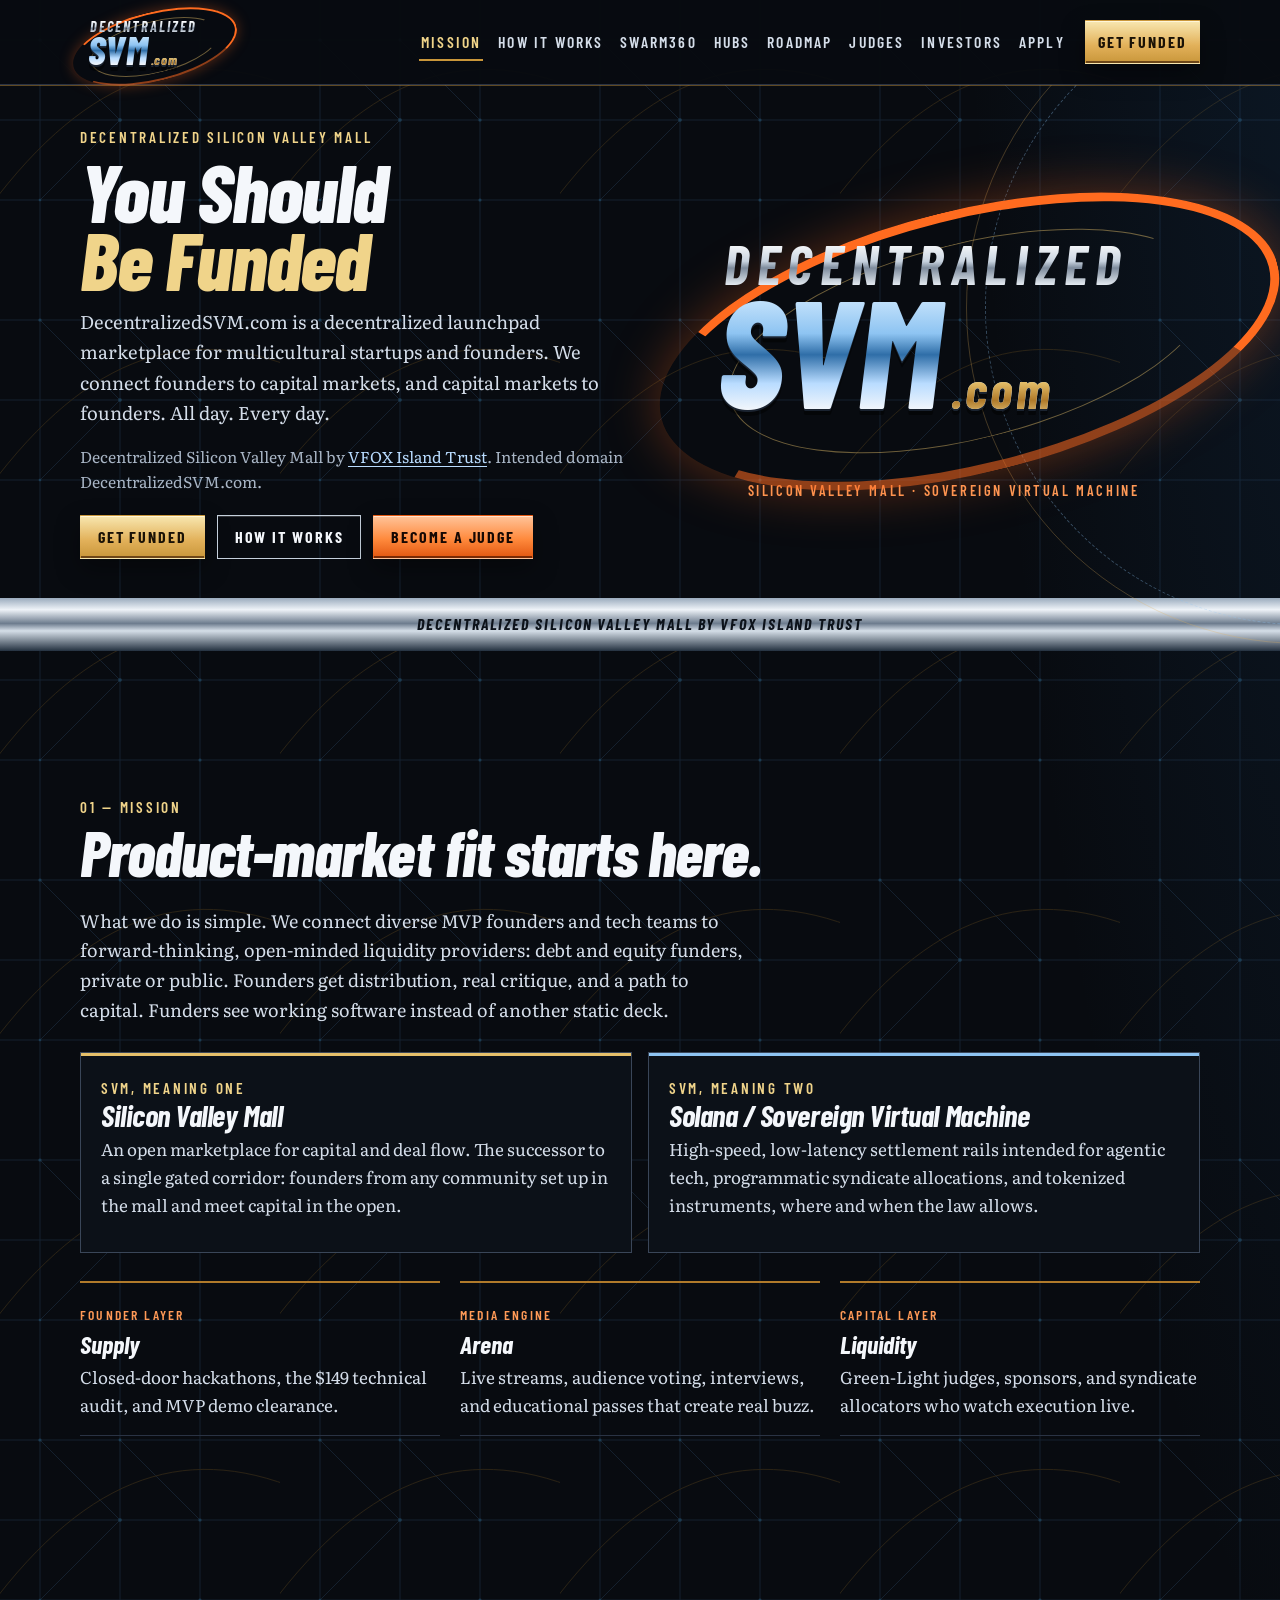
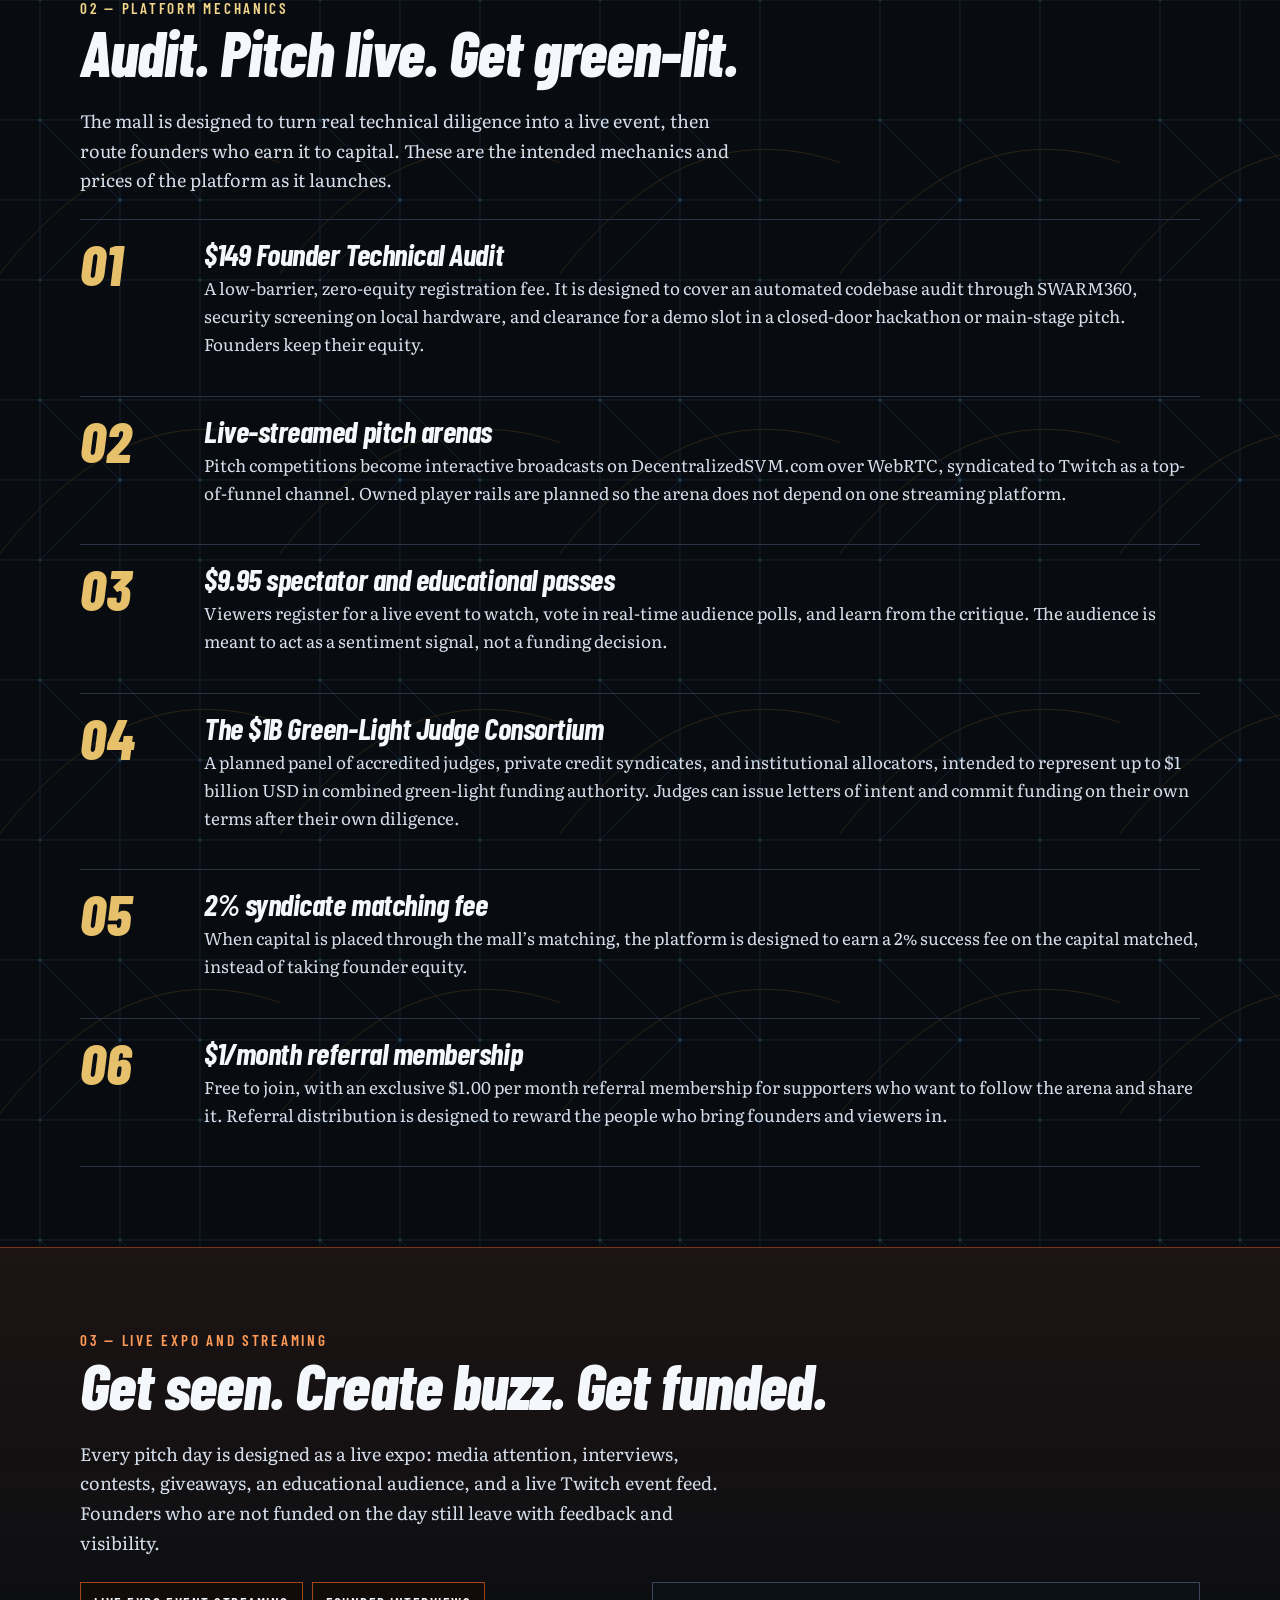
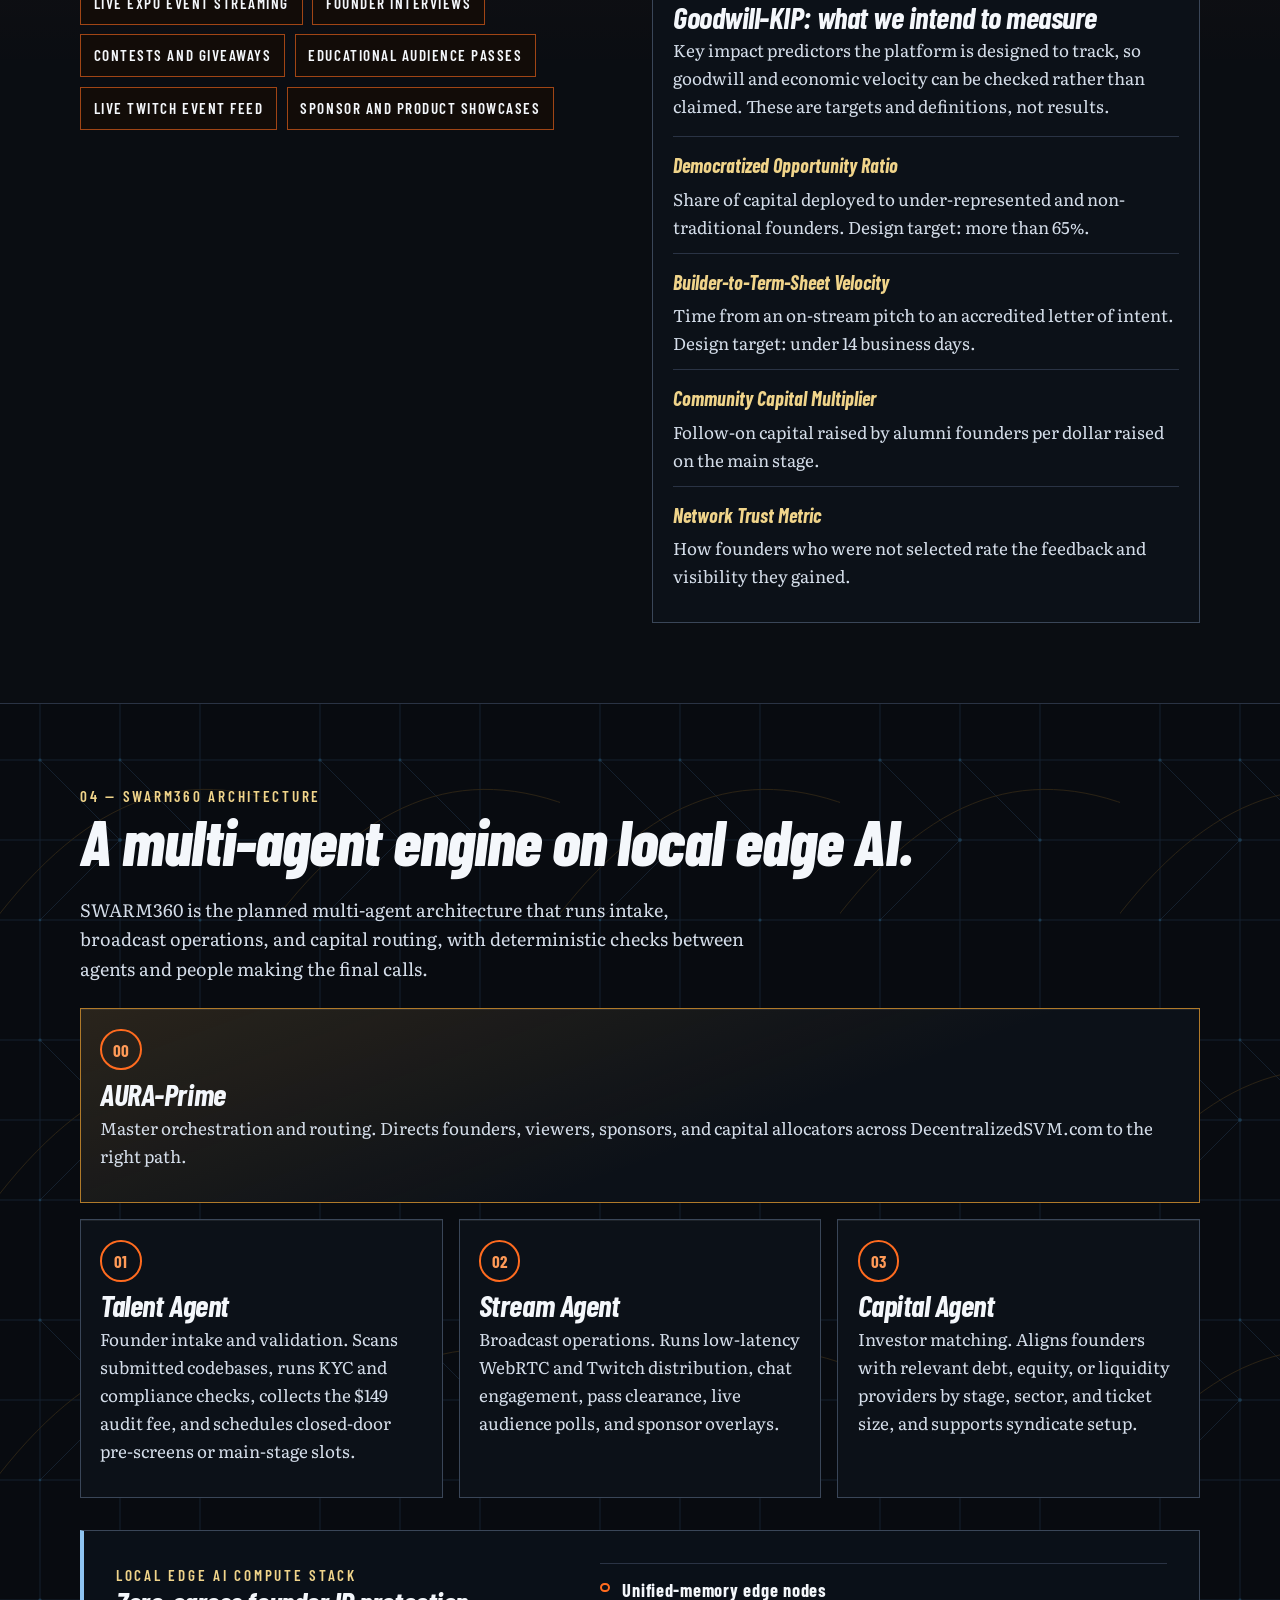
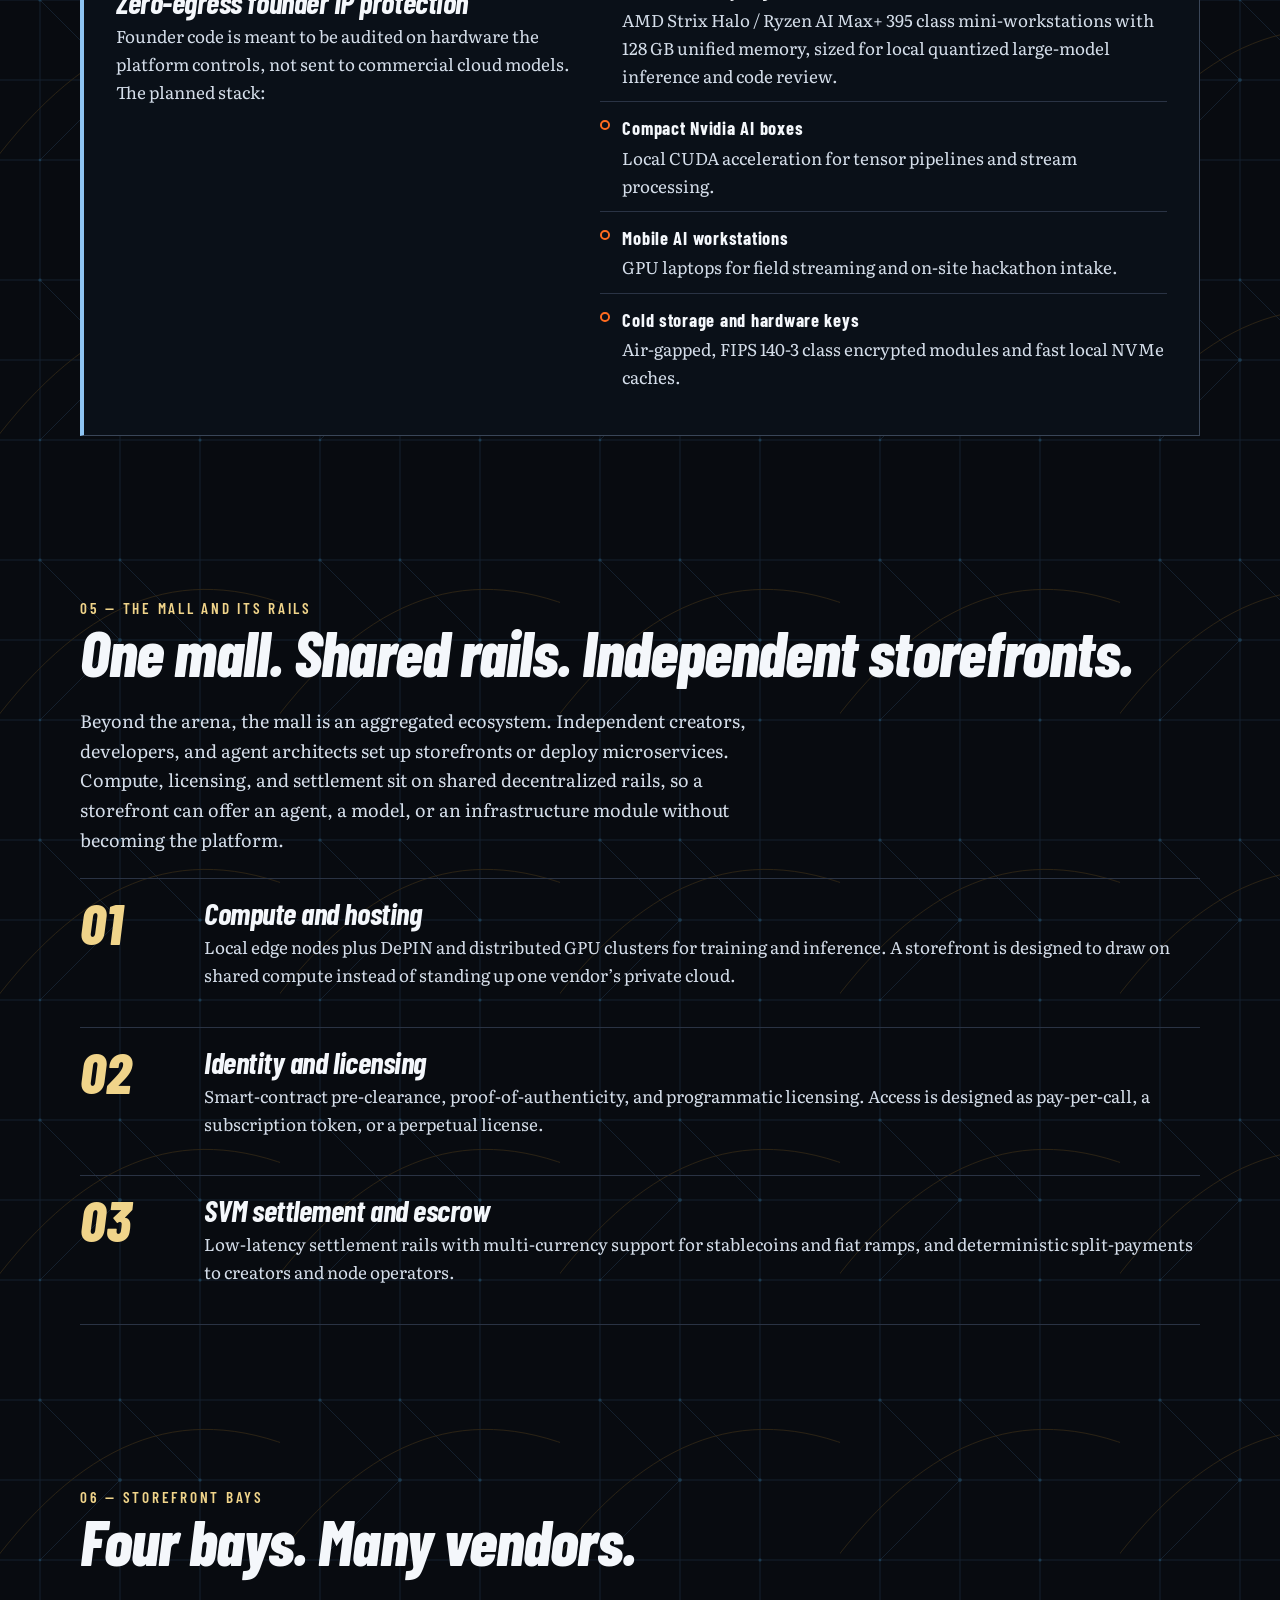
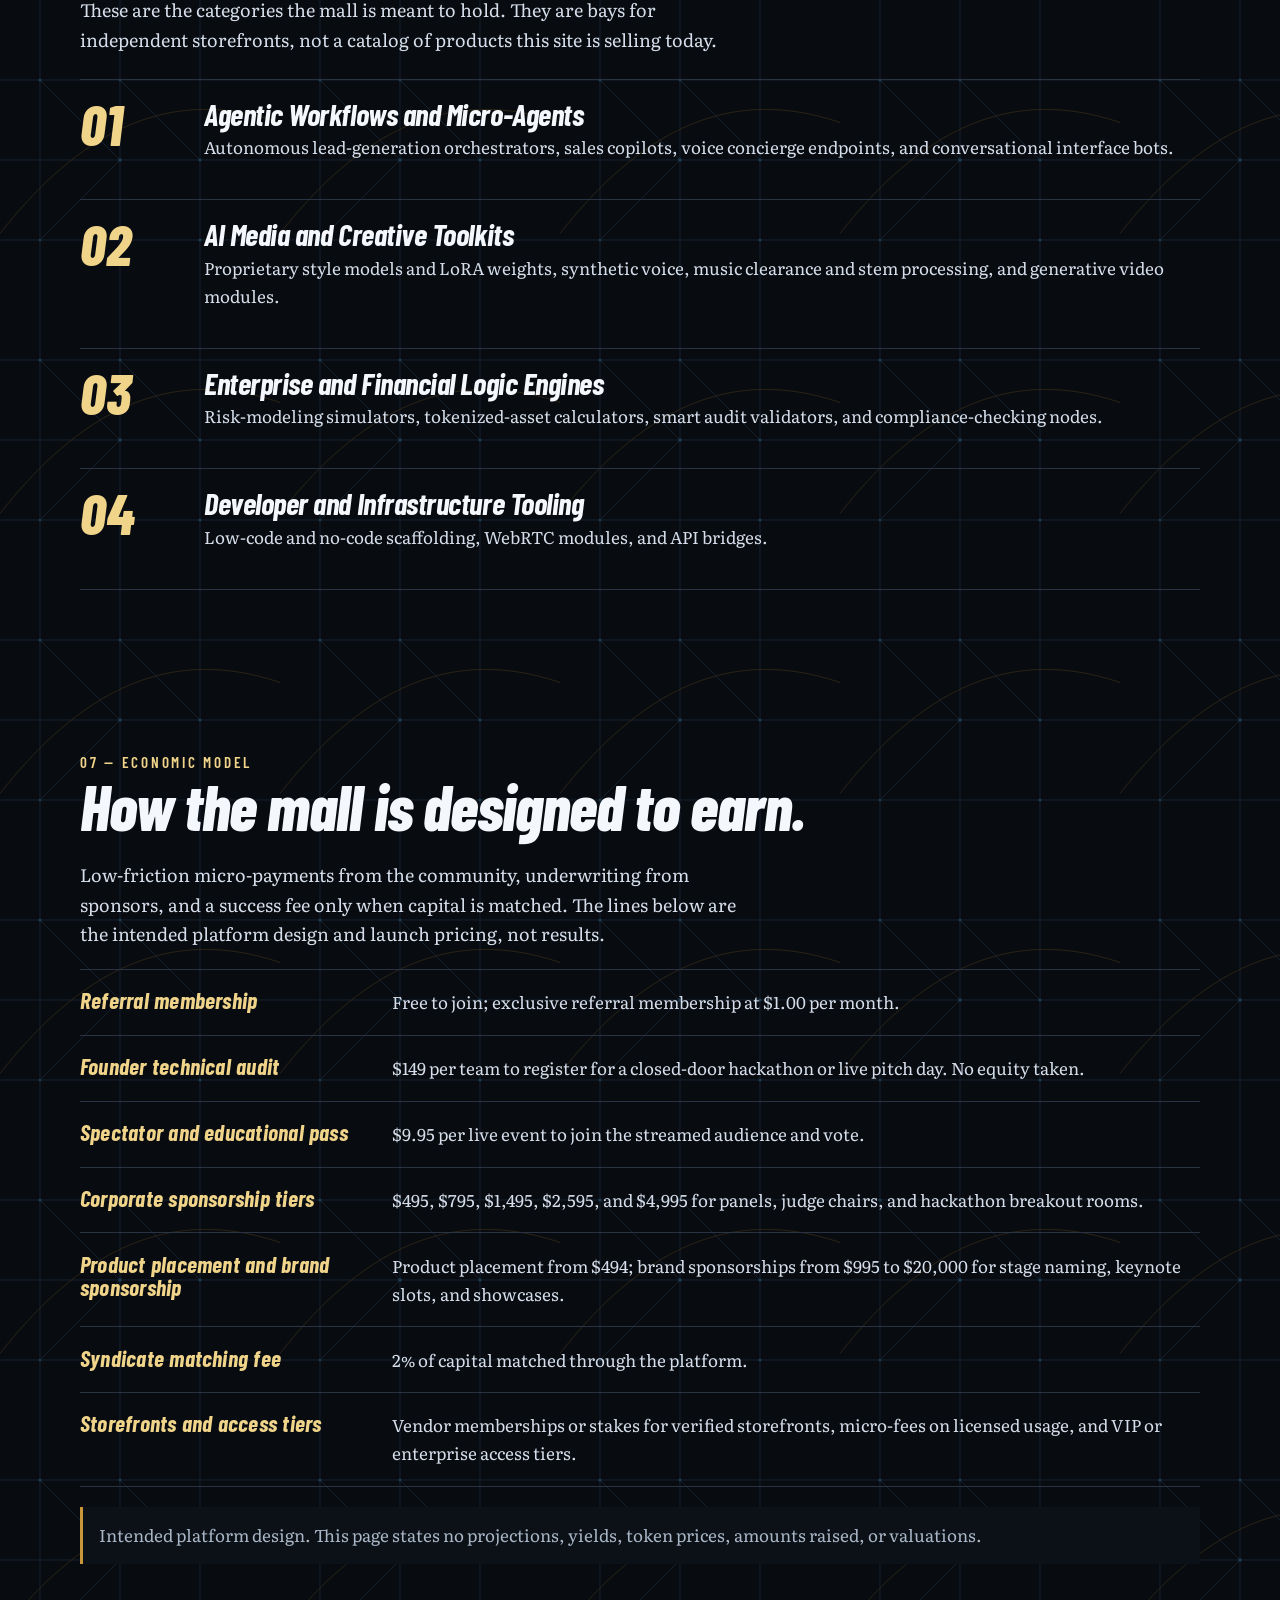
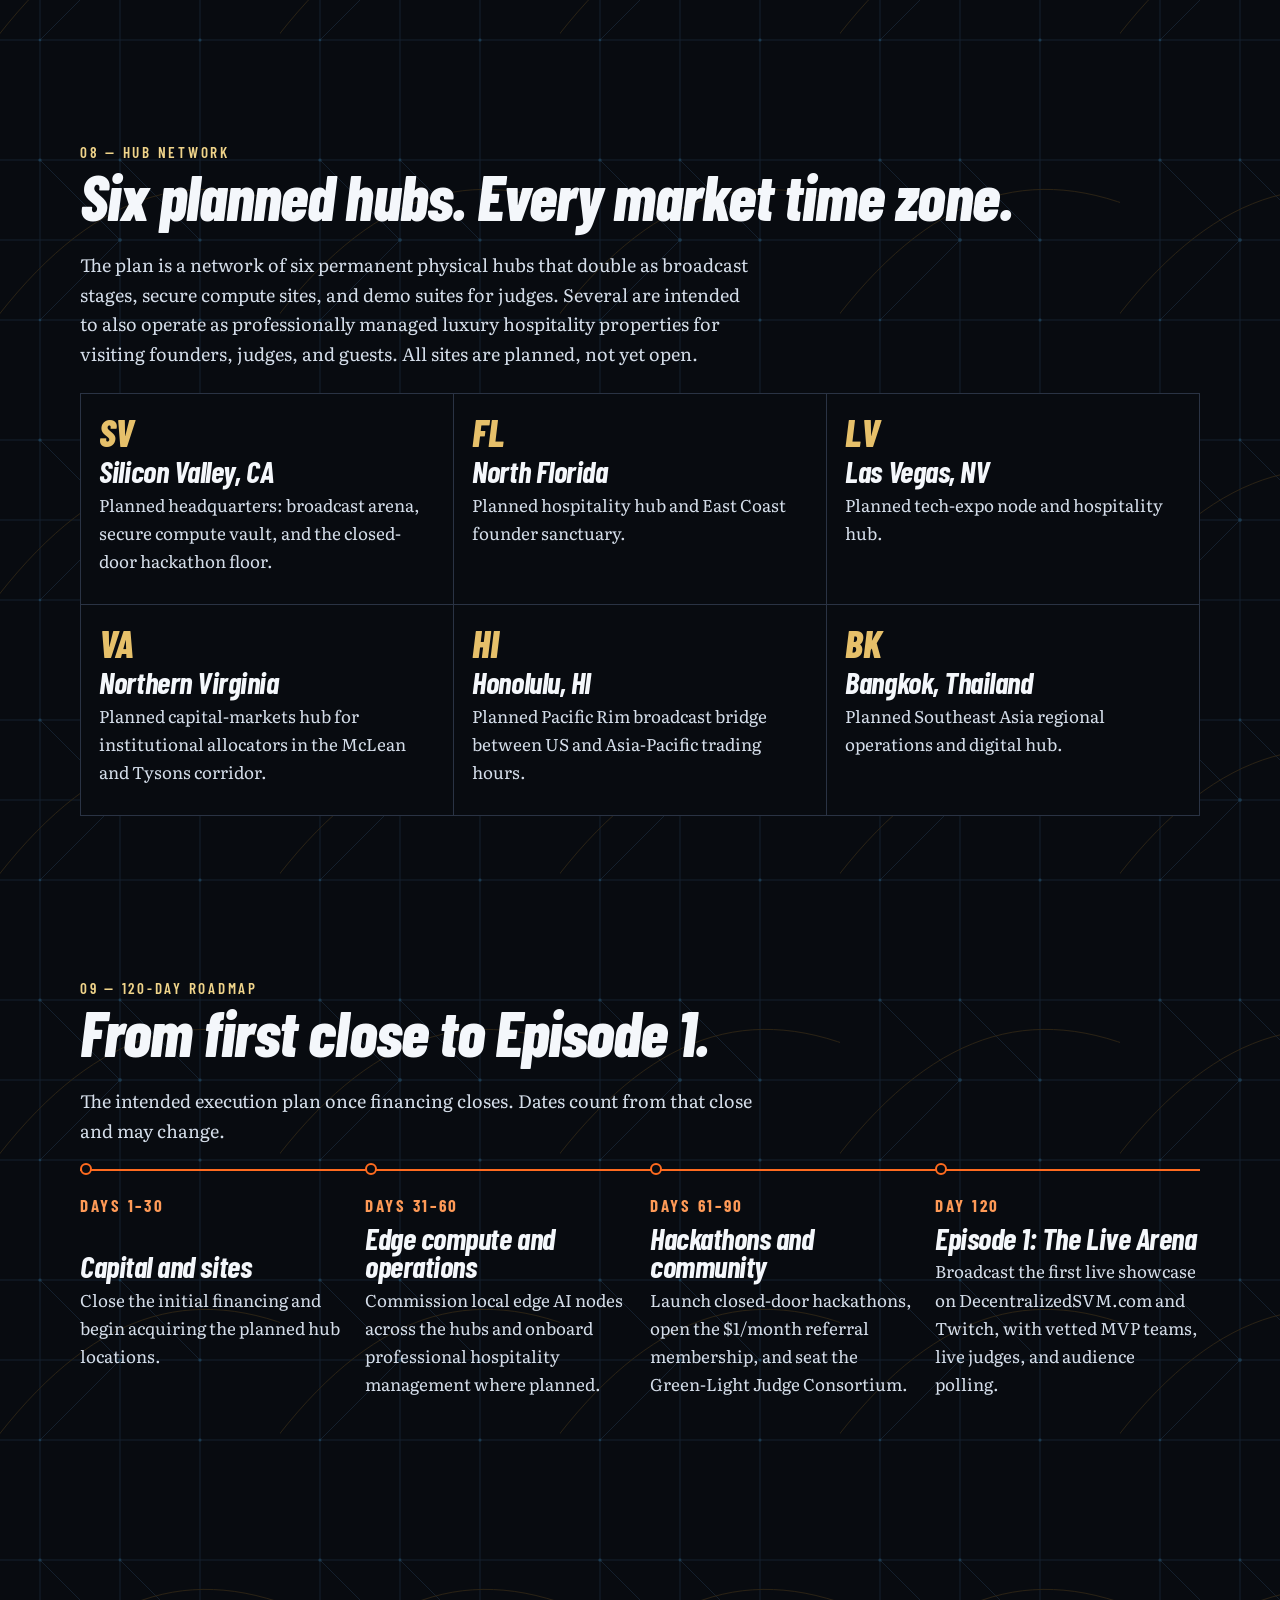
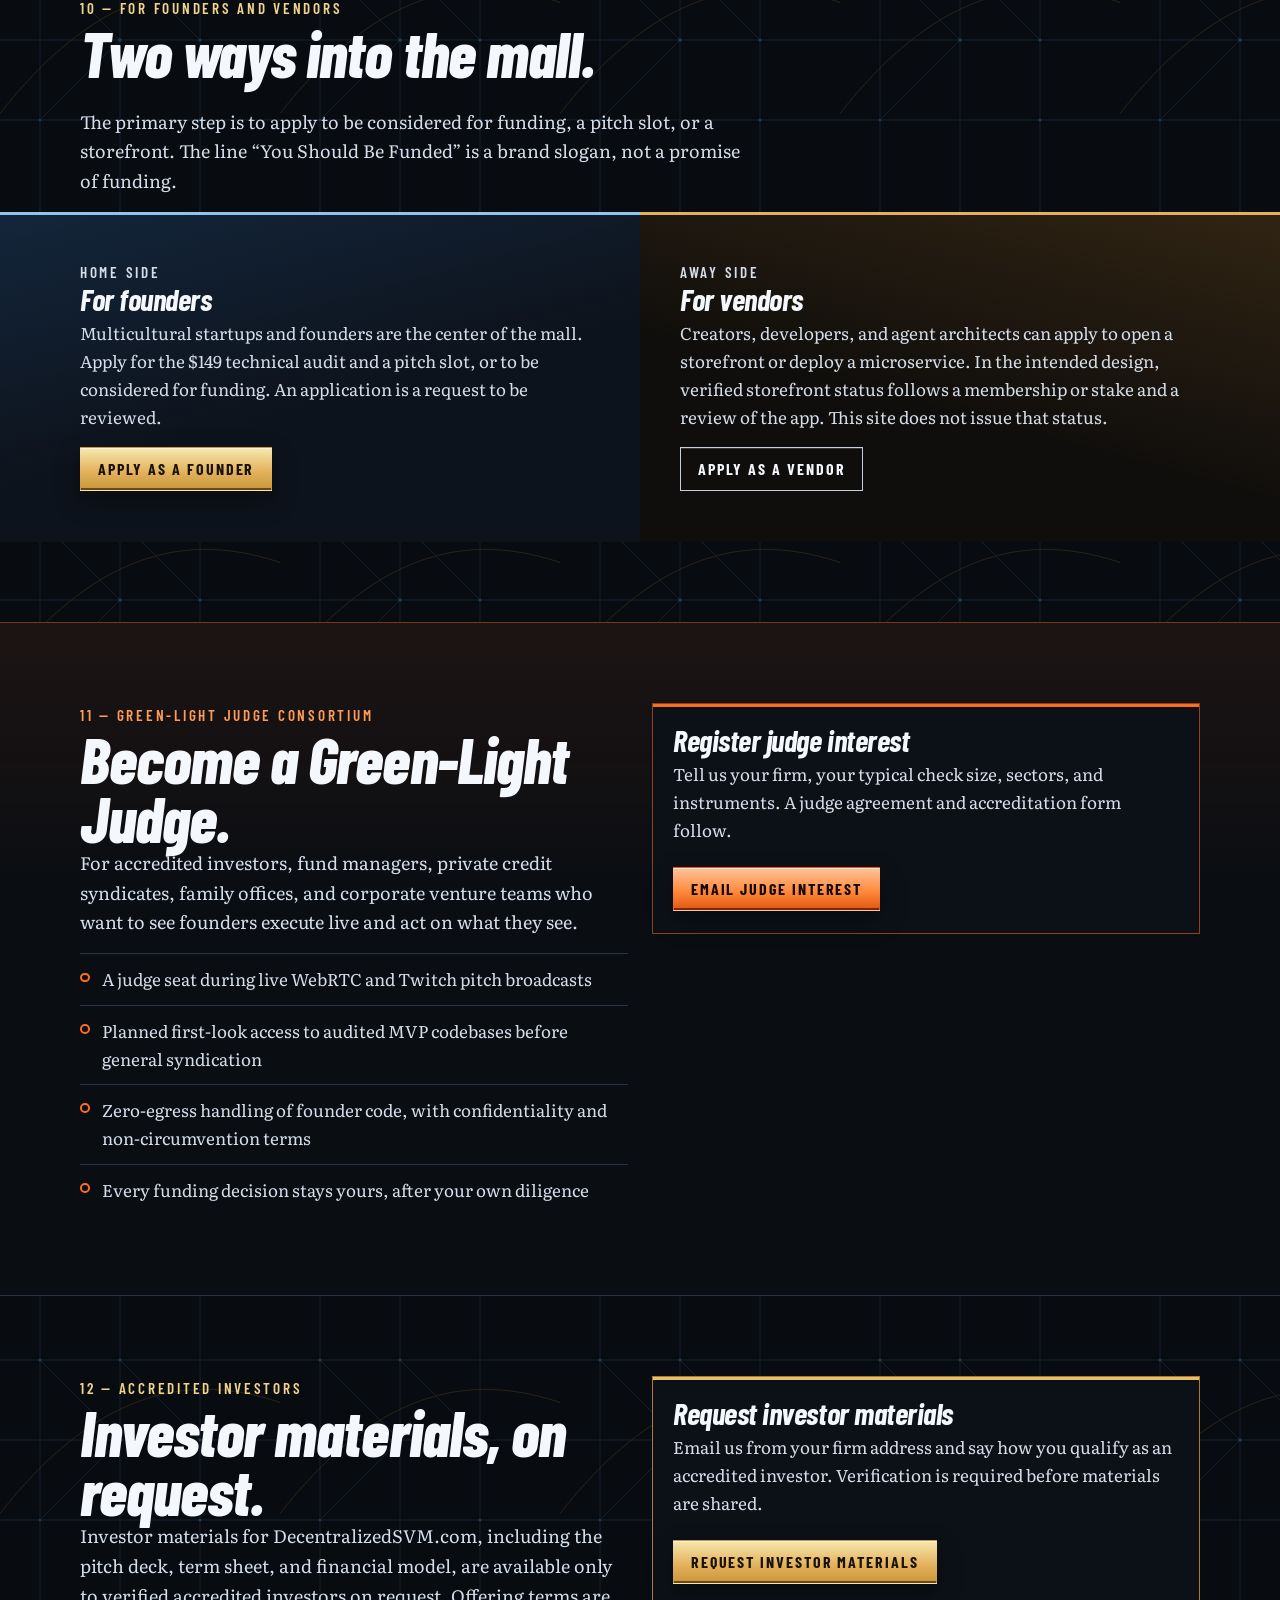
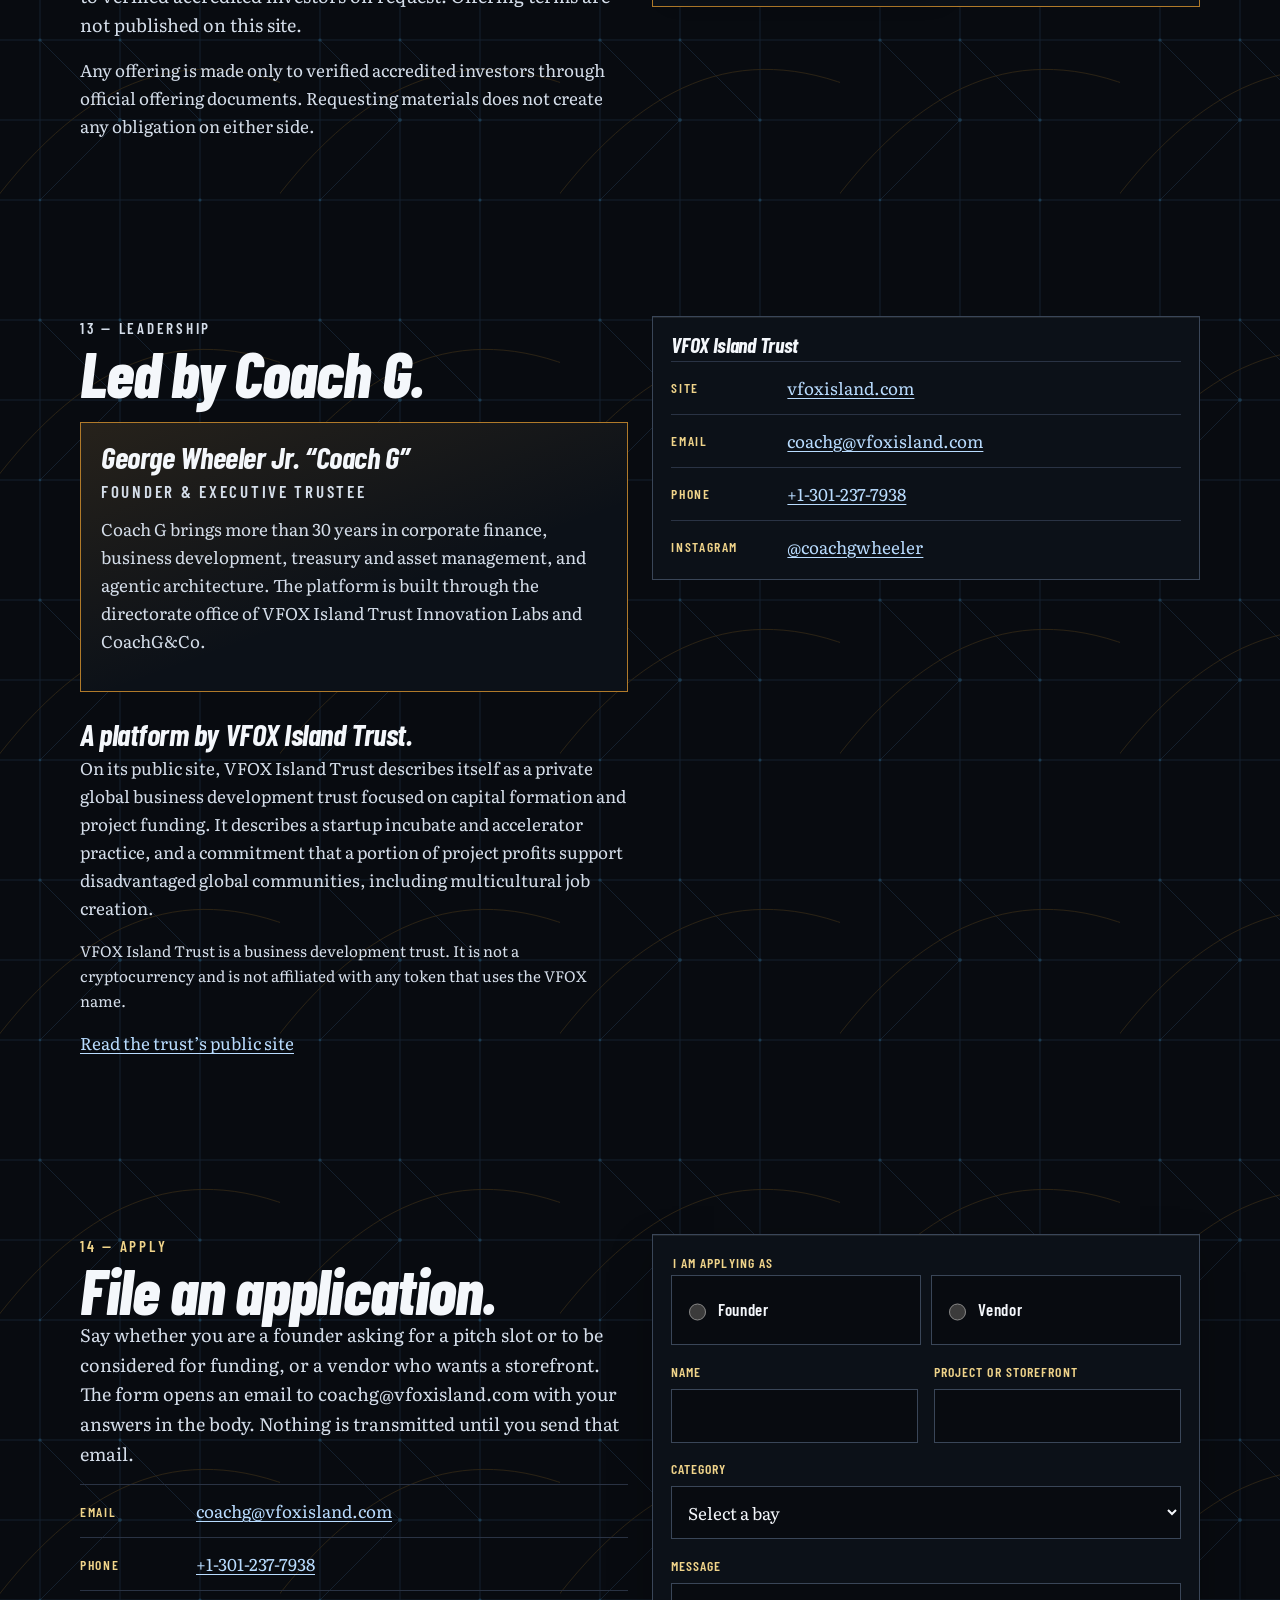
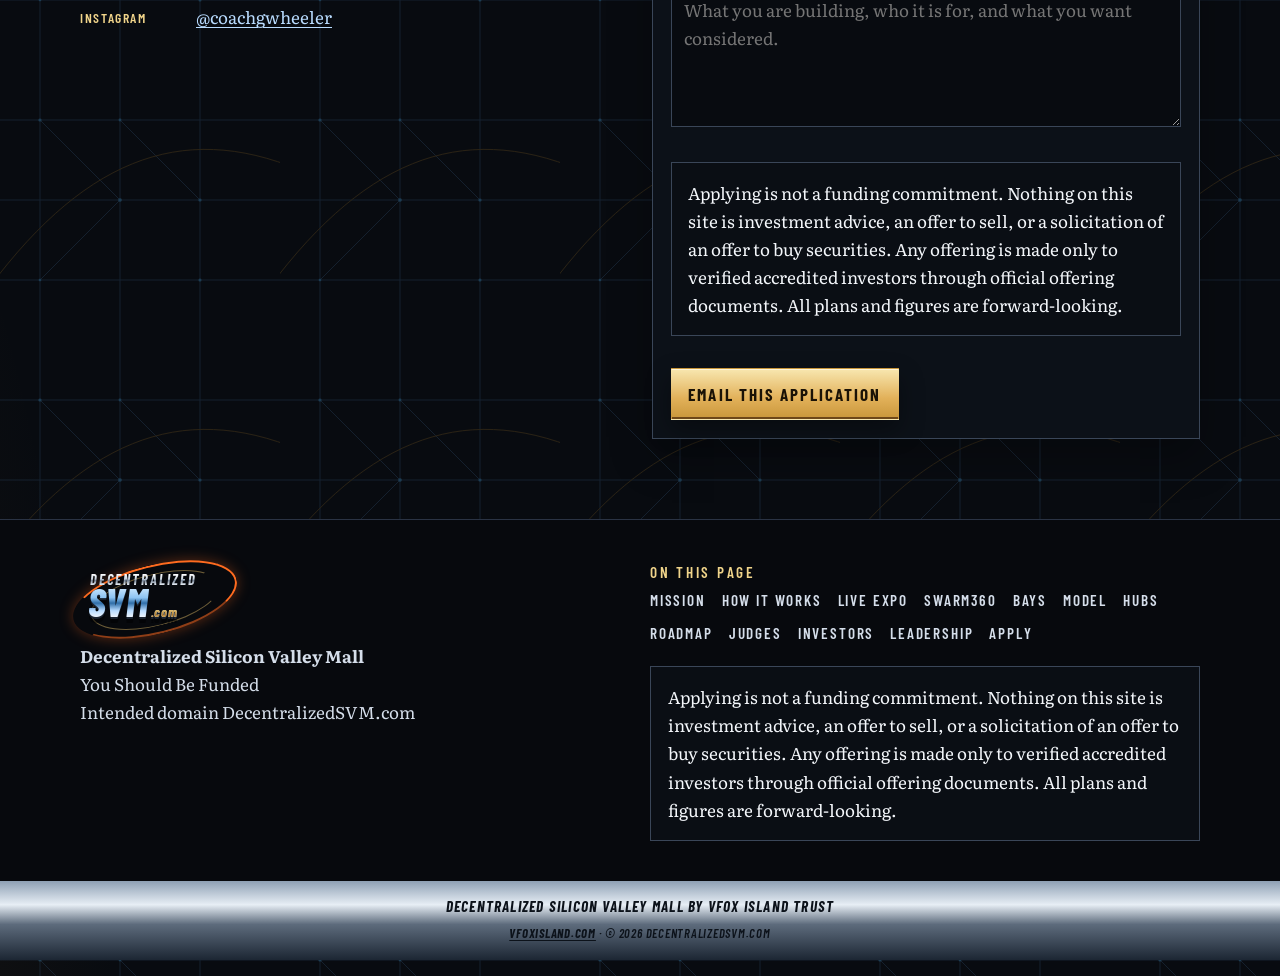
<file: index.html>
<!DOCTYPE html>
<!--
  Direction 1 — ProSport Metallic Crest (IMPLEMENTED), rebranded to
  Decentralized Silicon Valley Mall (DecentralizedSVM.com).
  Canvas: deep gunmetal / near-black navy.
  Palette: cyber blue, laser gold, metallic silver, charcoal, plus
  burnished gold and laser orange orbital accents. No purple gradients.
  Type: Barlow Condensed italic (athletic display) + Literata (body).
  Brand mark: typographic wordmark (.wordmark). To swap in a new logo,
  replace each <span class="wordmark ..."> with one <img>. See README.
-->
<html lang="en">
<head>
  <meta charset="utf-8">
  <meta name="viewport" content="width=device-width, initial-scale=1">
  <title>DecentralizedSVM.com — Decentralized Silicon Valley Mall | You Should Be Funded</title>
  <meta name="description" content="Decentralized Silicon Valley Mall (DecentralizedSVM.com) is a decentralized launchpad marketplace for multicultural startups and founders, connecting founders to capital markets and capital markets to founders. By VFOX Island Trust.">
  <meta name="theme-color" content="#080b10">
  <meta property="og:site_name" content="DecentralizedSVM.com">
  <meta property="og:title" content="Decentralized Silicon Valley Mall — You Should Be Funded">
  <meta property="og:description" content="A decentralized launchpad marketplace for multicultural startups and founders: technical audits, live-streamed pitch arenas, and a Green-Light Judge consortium. By VFOX Island Trust.">
  <meta property="og:type" content="website">
  <meta property="og:url" content="https://kingwize1.github.io/dectechmall/">
  <meta name="twitter:card" content="summary">
  <meta name="twitter:title" content="Decentralized Silicon Valley Mall — You Should Be Funded">
  <meta name="twitter:description" content="We connect founders to capital markets and capital markets to founders. DecentralizedSVM.com by VFOX Island Trust.">
  <link rel="icon" href="assets/brand/favicon.ico" sizes="any">
  <link rel="icon" type="image/png" href="assets/brand/favicon-32.png" sizes="32x32">
  <link rel="apple-touch-icon" href="assets/brand/apple-touch-icon.png">
  <link rel="manifest" href="site.webmanifest">
  <link rel="stylesheet" href="css/fonts.css">
  <link rel="stylesheet" href="css/styles.css">
  <script type="application/ld+json">
  {
    "@context": "https://schema.org",
    "@type": "Organization",
    "name": "Decentralized Silicon Valley Mall",
    "alternateName": ["DecentralizedSVM.com", "Decentralized SVM"],
    "slogan": "You Should Be Funded",
    "description": "A decentralized launchpad marketplace for multicultural startups and founders that connects founders to capital markets and capital markets to founders.",
    "url": "https://kingwize1.github.io/dectechmall/",
    "email": "coachg@vfoxisland.com",
    "telephone": "+1-301-237-7938",
    "founder": { "@type": "Person", "name": "George Wheeler Jr.", "alternateName": "Coach G", "jobTitle": "Founder & Executive Trustee" },
    "parentOrganization": { "@type": "Organization", "name": "VFOX Island Trust", "url": "https://vfoxisland.com" },
    "sameAs": ["https://www.instagram.com/coachgwheeler/"]
  }
  </script>
</head>
<body>
  <a class="skip" href="#content">Skip to content</a>

  <header class="site-header" id="top">
    <div class="header-bar">
      <a class="brand" href="#top" aria-label="DecentralizedSVM.com home">
        <!-- LOGO SLOT (header): replace this one span with an <img> when the new logo is ready. -->
        <span class="wordmark wordmark-sm" aria-hidden="true"><span class="wm-ring"></span><span class="wm-top">Decentralized</span><span class="wm-main">SVM<span class="wm-com">.com</span></span></span>
      </a>
      <button class="nav-toggle" type="button" aria-expanded="false" aria-controls="site-nav">
        <span class="nav-toggle-label">Menu</span>
      </button>
      <nav id="site-nav" aria-label="Primary">
        <ul>
          <li><a href="#mission">Mission</a></li>
          <li><a href="#mechanics">How it works</a></li>
          <li><a href="#swarm">SWARM360</a></li>
          <li><a href="#hubs">Hubs</a></li>
          <li><a href="#roadmap">Roadmap</a></li>
          <li><a href="#judges">Judges</a></li>
          <li><a href="#investors">Investors</a></li>
          <li><a href="#apply">Apply</a></li>
        </ul>
      </nav>
      <a class="btn btn-gold header-cta" href="#apply">Get Funded</a>
    </div>
  </header>

  <main id="content">
    <section class="hero" aria-labelledby="slogan">
      <div class="orbit" aria-hidden="true"></div>
      <div class="wrap hero-grid">
        <div class="hero-copy">
          <p class="kicker">Decentralized Silicon Valley Mall</p>
          <h1 class="slogan" id="slogan">You Should<br><span>Be Funded</span></h1>
          <p class="hero-lead">DecentralizedSVM.com is a decentralized launchpad marketplace for multicultural startups and founders. We connect founders to capital markets, and capital markets to founders. All day. Every day.</p>
          <p class="hero-meta">Decentralized Silicon Valley Mall by <a href="https://vfoxisland.com" target="_blank" rel="noopener noreferrer">VFOX Island Trust<span class="sr-only"> (opens in a new tab)</span></a>. Intended domain DecentralizedSVM.com.</p>
          <div class="hero-actions">
            <a class="btn btn-gold" href="#apply">Get Funded</a>
            <a class="btn btn-metal" href="#mechanics">How it works</a>
            <a class="btn btn-orange" href="#judges">Become a judge</a>
          </div>
        </div>
        <div class="hero-mark">
          <!-- LOGO SLOT (hero): replace this one span with an <img> when the new logo is ready. -->
          <span class="wordmark wordmark-lg" role="img" aria-label="Decentralized SVM .com wordmark with a laser-orange orbital ring"><span class="wm-ring" aria-hidden="true"></span><span class="wm-top" aria-hidden="true">Decentralized</span><span class="wm-main" aria-hidden="true">SVM<span class="wm-com">.com</span></span></span>
          <p class="wm-caption">Silicon Valley Mall <span aria-hidden="true">·</span> Sovereign Virtual Machine</p>
        </div>
      </div>
      <p class="ribbon">Decentralized Silicon Valley Mall by VFOX Island Trust</p>
    </section>

    <section id="mission" aria-labelledby="mission-title">
      <div class="wrap">
        <div class="section-head">
          <p class="kicker">01 — Mission</p>
          <h2 id="mission-title">Product-market fit starts here.</h2>
        </div>
        <p class="lede">What we do is simple. We connect diverse MVP founders and tech teams to forward-thinking, open-minded liquidity providers: debt and equity funders, private or public. Founders get distribution, real critique, and a path to capital. Funders see working software instead of another static deck.</p>
        <div class="svm-split">
          <article class="svm-card svm-mall">
            <p class="kicker">SVM, meaning one</p>
            <h3>Silicon Valley Mall</h3>
            <p>An open marketplace for capital and deal flow. The successor to a single gated corridor: founders from any community set up in the mall and meet capital in the open.</p>
          </article>
          <article class="svm-card svm-rails">
            <p class="kicker">SVM, meaning two</p>
            <h3>Solana / Sovereign Virtual Machine</h3>
            <p>High-speed, low-latency settlement rails intended for agentic tech, programmatic syndicate allocations, and tokenized instruments, where and when the law allows.</p>
          </article>
        </div>
        <ol class="flow" aria-label="How value moves through the mall">
          <li><span class="flow-tag">Founder layer</span><strong>Supply</strong> Closed-door hackathons, the $149 technical audit, and MVP demo clearance.</li>
          <li><span class="flow-tag">Media engine</span><strong>Arena</strong> Live streams, audience voting, interviews, and educational passes that create real buzz.</li>
          <li><span class="flow-tag">Capital layer</span><strong>Liquidity</strong> Green-Light judges, sponsors, and syndicate allocators who watch execution live.</li>
        </ol>
      </div>
    </section>

    <section id="mechanics" aria-labelledby="mechanics-title">
      <div class="wrap">
        <div class="section-head">
          <p class="kicker">02 — Platform mechanics</p>
          <h2 id="mechanics-title">Audit. Pitch live. Get green-lit.</h2>
        </div>
        <p class="lede">The mall is designed to turn real technical diligence into a live event, then route founders who earn it to capital. These are the intended mechanics and prices of the platform as it launches.</p>
        <ol class="rails mechanics">
          <li>
            <span class="idx">01</span>
            <div class="rail-copy">
              <h3>$149 Founder Technical Audit</h3>
              <p>A low-barrier, zero-equity registration fee. It is designed to cover an automated codebase audit through SWARM360, security screening on local hardware, and clearance for a demo slot in a closed-door hackathon or main-stage pitch. Founders keep their equity.</p>
            </div>
          </li>
          <li>
            <span class="idx">02</span>
            <div class="rail-copy">
              <h3>Live-streamed pitch arenas</h3>
              <p>Pitch competitions become interactive broadcasts on DecentralizedSVM.com over WebRTC, syndicated to Twitch as a top-of-funnel channel. Owned player rails are planned so the arena does not depend on one streaming platform.</p>
            </div>
          </li>
          <li>
            <span class="idx">03</span>
            <div class="rail-copy">
              <h3>$9.95 spectator and educational passes</h3>
              <p>Viewers register for a live event to watch, vote in real-time audience polls, and learn from the critique. The audience is meant to act as a sentiment signal, not a funding decision.</p>
            </div>
          </li>
          <li>
            <span class="idx">04</span>
            <div class="rail-copy">
              <h3>The $1B Green-Light Judge Consortium</h3>
              <p>A planned panel of accredited judges, private credit syndicates, and institutional allocators, intended to represent up to $1 billion USD in combined green-light funding authority. Judges can issue letters of intent and commit funding on their own terms after their own diligence.</p>
            </div>
          </li>
          <li>
            <span class="idx">05</span>
            <div class="rail-copy">
              <h3>2% syndicate matching fee</h3>
              <p>When capital is placed through the mall’s matching, the platform is designed to earn a 2% success fee on the capital matched, instead of taking founder equity.</p>
            </div>
          </li>
          <li>
            <span class="idx">06</span>
            <div class="rail-copy">
              <h3>$1/month referral membership</h3>
              <p>Free to join, with an exclusive $1.00 per month referral membership for supporters who want to follow the arena and share it. Referral distribution is designed to reward the people who bring founders and viewers in.</p>
            </div>
          </li>
        </ol>
      </div>
    </section>

    <section id="expo" class="band-orange" aria-labelledby="expo-title">
      <div class="wrap">
        <div class="section-head">
          <p class="kicker">03 — Live expo and streaming</p>
          <h2 id="expo-title">Get seen. Create buzz. Get funded.</h2>
        </div>
        <p class="lede">Every pitch day is designed as a live expo: media attention, interviews, contests, giveaways, an educational audience, and a live Twitch event feed. Founders who are not funded on the day still leave with feedback and visibility.</p>
        <div class="expo-grid">
          <ul class="chip-list" aria-label="Live expo features">
            <li>Live expo event streaming</li>
            <li>Founder interviews</li>
            <li>Contests and giveaways</li>
            <li>Educational audience passes</li>
            <li>Live Twitch event feed</li>
            <li>Sponsor and product showcases</li>
          </ul>
          <div class="kip">
            <h3>Goodwill-KIP: what we intend to measure</h3>
            <p>Key impact predictors the platform is designed to track, so goodwill and economic velocity can be checked rather than claimed. These are targets and definitions, not results.</p>
            <dl class="kip-list">
              <div><dt>Democratized Opportunity Ratio</dt><dd>Share of capital deployed to under-represented and non-traditional founders. Design target: more than 65%.</dd></div>
              <div><dt>Builder-to-Term-Sheet Velocity</dt><dd>Time from an on-stream pitch to an accredited letter of intent. Design target: under 14 business days.</dd></div>
              <div><dt>Community Capital Multiplier</dt><dd>Follow-on capital raised by alumni founders per dollar raised on the main stage.</dd></div>
              <div><dt>Network Trust Metric</dt><dd>How founders who were not selected rate the feedback and visibility they gained.</dd></div>
            </dl>
          </div>
        </div>
      </div>
    </section>

    <section id="swarm" aria-labelledby="swarm-title">
      <div class="wrap">
        <div class="section-head">
          <p class="kicker">04 — SWARM360 architecture</p>
          <h2 id="swarm-title">A multi-agent engine on local edge AI.</h2>
        </div>
        <p class="lede">SWARM360 is the planned multi-agent architecture that runs intake, broadcast operations, and capital routing, with deterministic checks between agents and people making the final calls.</p>
        <ol class="agents">
          <li class="agent agent-prime">
            <span class="agent-node" aria-hidden="true">00</span>
            <h3>AURA-Prime</h3>
            <p>Master orchestration and routing. Directs founders, viewers, sponsors, and capital allocators across DecentralizedSVM.com to the right path.</p>
          </li>
          <li class="agent">
            <span class="agent-node" aria-hidden="true">01</span>
            <h3>Talent Agent</h3>
            <p>Founder intake and validation. Scans submitted codebases, runs KYC and compliance checks, collects the $149 audit fee, and schedules closed-door pre-screens or main-stage slots.</p>
          </li>
          <li class="agent">
            <span class="agent-node" aria-hidden="true">02</span>
            <h3>Stream Agent</h3>
            <p>Broadcast operations. Runs low-latency WebRTC and Twitch distribution, chat engagement, pass clearance, live audience polls, and sponsor overlays.</p>
          </li>
          <li class="agent">
            <span class="agent-node" aria-hidden="true">03</span>
            <h3>Capital Agent</h3>
            <p>Investor matching. Aligns founders with relevant debt, equity, or liquidity providers by stage, sector, and ticket size, and supports syndicate setup.</p>
          </li>
        </ol>
        <div class="edge">
          <div>
            <p class="kicker">Local edge AI compute stack</p>
            <h3>Zero-egress founder IP protection</h3>
            <p>Founder code is meant to be audited on hardware the platform controls, not sent to commercial cloud models. The planned stack:</p>
          </div>
          <ul class="spec-list">
            <li><strong>Unified-memory edge nodes</strong> AMD Strix Halo / Ryzen AI Max+ 395 class mini-workstations with 128 GB unified memory, sized for local quantized large-model inference and code review.</li>
            <li><strong>Compact Nvidia AI boxes</strong> Local CUDA acceleration for tensor pipelines and stream processing.</li>
            <li><strong>Mobile AI workstations</strong> GPU laptops for field streaming and on-site hackathon intake.</li>
            <li><strong>Cold storage and hardware keys</strong> Air-gapped, FIPS 140-3 class encrypted modules and fast local NVMe caches.</li>
          </ul>
        </div>
      </div>
    </section>

    <section id="vision" aria-labelledby="vision-title">
      <div class="wrap">
        <div class="section-head">
          <p class="kicker">05 — The mall and its rails</p>
          <h2 id="vision-title">One mall. Shared rails. Independent storefronts.</h2>
        </div>
        <p class="lede">Beyond the arena, the mall is an aggregated ecosystem. Independent creators, developers, and agent architects set up storefronts or deploy microservices. Compute, licensing, and settlement sit on shared decentralized rails, so a storefront can offer an agent, a model, or an infrastructure module without becoming the platform.</p>
        <ol class="rails">
          <li>
            <span class="idx">01</span>
            <div class="rail-copy">
              <h3>Compute and hosting</h3>
              <p>Local edge nodes plus DePIN and distributed GPU clusters for training and inference. A storefront is designed to draw on shared compute instead of standing up one vendor’s private cloud.</p>
            </div>
          </li>
          <li>
            <span class="idx">02</span>
            <div class="rail-copy">
              <h3>Identity and licensing</h3>
              <p>Smart-contract pre-clearance, proof-of-authenticity, and programmatic licensing. Access is designed as pay-per-call, a subscription token, or a perpetual license.</p>
            </div>
          </li>
          <li>
            <span class="idx">03</span>
            <div class="rail-copy">
              <h3>SVM settlement and escrow</h3>
              <p>Low-latency settlement rails with multi-currency support for stablecoins and fiat ramps, and deterministic split-payments to creators and node operators.</p>
            </div>
          </li>
        </ol>
      </div>
    </section>

    <section id="categories" aria-labelledby="categories-title">
      <div class="wrap">
        <div class="section-head">
          <p class="kicker">06 — Storefront bays</p>
          <h2 id="categories-title">Four bays. Many vendors.</h2>
        </div>
        <p class="lede">These are the categories the mall is meant to hold. They are bays for independent storefronts, not a catalog of products this site is selling today.</p>
        <ol class="bays">
          <li class="bay">
            <span class="bay-num">01</span>
            <div>
              <h3>Agentic Workflows and Micro-Agents</h3>
              <p>Autonomous lead-generation orchestrators, sales copilots, voice concierge endpoints, and conversational interface bots.</p>
            </div>
          </li>
          <li class="bay">
            <span class="bay-num">02</span>
            <div>
              <h3>AI Media and Creative Toolkits</h3>
              <p>Proprietary style models and LoRA weights, synthetic voice, music clearance and stem processing, and generative video modules.</p>
            </div>
          </li>
          <li class="bay">
            <span class="bay-num">03</span>
            <div>
              <h3>Enterprise and Financial Logic Engines</h3>
              <p>Risk-modeling simulators, tokenized-asset calculators, smart audit validators, and compliance-checking nodes.</p>
            </div>
          </li>
          <li class="bay">
            <span class="bay-num">04</span>
            <div>
              <h3>Developer and Infrastructure Tooling</h3>
              <p>Low-code and no-code scaffolding, WebRTC modules, and API bridges.</p>
            </div>
          </li>
        </ol>
      </div>
    </section>

    <section id="model" aria-labelledby="model-title">
      <div class="wrap">
        <div class="section-head">
          <p class="kicker">07 — Economic model</p>
          <h2 id="model-title">How the mall is designed to earn.</h2>
        </div>
        <p class="lede">Low-friction micro-payments from the community, underwriting from sponsors, and a success fee only when capital is matched. The lines below are the intended platform design and launch pricing, not results.</p>
        <dl class="ledger">
          <div>
            <dt>Referral membership</dt>
            <dd>Free to join; exclusive referral membership at $1.00 per month.</dd>
          </div>
          <div>
            <dt>Founder technical audit</dt>
            <dd>$149 per team to register for a closed-door hackathon or live pitch day. No equity taken.</dd>
          </div>
          <div>
            <dt>Spectator and educational pass</dt>
            <dd>$9.95 per live event to join the streamed audience and vote.</dd>
          </div>
          <div>
            <dt>Corporate sponsorship tiers</dt>
            <dd>$495, $795, $1,495, $2,595, and $4,995 for panels, judge chairs, and hackathon breakout rooms.</dd>
          </div>
          <div>
            <dt>Product placement and brand sponsorship</dt>
            <dd>Product placement from $494; brand sponsorships from $995 to $20,000 for stage naming, keynote slots, and showcases.</dd>
          </div>
          <div>
            <dt>Syndicate matching fee</dt>
            <dd>2% of capital matched through the platform.</dd>
          </div>
          <div>
            <dt>Storefronts and access tiers</dt>
            <dd>Vendor memberships or stakes for verified storefronts, micro-fees on licensed usage, and VIP or enterprise access tiers.</dd>
          </div>
        </dl>
        <p class="design-note">Intended platform design. This page states no projections, yields, token prices, amounts raised, or valuations.</p>
      </div>
    </section>

    <section id="hubs" aria-labelledby="hubs-title">
      <div class="wrap">
        <div class="section-head">
          <p class="kicker">08 — Hub network</p>
          <h2 id="hubs-title">Six planned hubs. Every market time zone.</h2>
        </div>
        <p class="lede">The plan is a network of six permanent physical hubs that double as broadcast stages, secure compute sites, and demo suites for judges. Several are intended to also operate as professionally managed luxury hospitality properties for visiting founders, judges, and guests. All sites are planned, not yet open.</p>
        <ol class="hubs">
          <li><span class="hub-code">SV</span><h3>Silicon Valley, CA</h3><p>Planned headquarters: broadcast arena, secure compute vault, and the closed-door hackathon floor.</p></li>
          <li><span class="hub-code">FL</span><h3>North Florida</h3><p>Planned hospitality hub and East Coast founder sanctuary.</p></li>
          <li><span class="hub-code">LV</span><h3>Las Vegas, NV</h3><p>Planned tech-expo node and hospitality hub.</p></li>
          <li><span class="hub-code">VA</span><h3>Northern Virginia</h3><p>Planned capital-markets hub for institutional allocators in the McLean and Tysons corridor.</p></li>
          <li><span class="hub-code">HI</span><h3>Honolulu, HI</h3><p>Planned Pacific Rim broadcast bridge between US and Asia-Pacific trading hours.</p></li>
          <li><span class="hub-code">BK</span><h3>Bangkok, Thailand</h3><p>Planned Southeast Asia regional operations and digital hub.</p></li>
        </ol>
      </div>
    </section>

    <section id="roadmap" aria-labelledby="roadmap-title">
      <div class="wrap">
        <div class="section-head">
          <p class="kicker">09 — 120-day roadmap</p>
          <h2 id="roadmap-title">From first close to Episode 1.</h2>
        </div>
        <p class="lede">The intended execution plan once financing closes. Dates count from that close and may change.</p>
        <ol class="timeline">
          <li><span class="t-when">Days 1–30</span><div><h3>Capital and sites</h3><p>Close the initial financing and begin acquiring the planned hub locations.</p></div></li>
          <li><span class="t-when">Days 31–60</span><div><h3>Edge compute and operations</h3><p>Commission local edge AI nodes across the hubs and onboard professional hospitality management where planned.</p></div></li>
          <li><span class="t-when">Days 61–90</span><div><h3>Hackathons and community</h3><p>Launch closed-door hackathons, open the $1/month referral membership, and seat the Green-Light Judge Consortium.</p></div></li>
          <li><span class="t-when">Day 120</span><div><h3>Episode 1: The Live Arena</h3><p>Broadcast the first live showcase on DecentralizedSVM.com and Twitch, with vetted MVP teams, live judges, and audience polling.</p></div></li>
        </ol>
      </div>
    </section>

    <section id="founders" aria-labelledby="founders-title">
      <div class="wrap">
        <div class="section-head">
          <p class="kicker">10 — For founders and vendors</p>
          <h2 id="founders-title">Two ways into the mall.</h2>
        </div>
        <p class="lede">The primary step is to apply to be considered for funding, a pitch slot, or a storefront. The line “You Should Be Funded” is a brand slogan, not a promise of funding.</p>
      </div>
      <div class="paths">
        <article class="path path-founders" aria-labelledby="for-founders">
          <p class="kicker">Home side</p>
          <h3 id="for-founders">For founders</h3>
          <p>Multicultural startups and founders are the center of the mall. Apply for the $149 technical audit and a pitch slot, or to be considered for funding. An application is a request to be reviewed.</p>
          <a class="btn btn-gold" href="#apply" data-role="Founder">Apply as a founder</a>
        </article>
        <article class="path path-vendors" id="vendors" aria-labelledby="for-vendors">
          <p class="kicker">Away side</p>
          <h3 id="for-vendors">For vendors</h3>
          <p>Creators, developers, and agent architects can apply to open a storefront or deploy a microservice. In the intended design, verified storefront status follows a membership or stake and a review of the app. This site does not issue that status.</p>
          <a class="btn btn-metal" href="#apply" data-role="Vendor">Apply as a vendor</a>
        </article>
      </div>
    </section>

    <section id="judges" class="band-orange" aria-labelledby="judges-title">
      <div class="wrap cta-grid">
        <div>
          <p class="kicker">11 — Green-Light Judge Consortium</p>
          <h2 id="judges-title">Become a Green-Light Judge.</h2>
          <p class="lede">For accredited investors, fund managers, private credit syndicates, family offices, and corporate venture teams who want to see founders execute live and act on what they see.</p>
          <ul class="tick-list">
            <li>A judge seat during live WebRTC and Twitch pitch broadcasts</li>
            <li>Planned first-look access to audited MVP codebases before general syndication</li>
            <li>Zero-egress handling of founder code, with confidentiality and non-circumvention terms</li>
            <li>Every funding decision stays yours, after your own diligence</li>
          </ul>
        </div>
        <div class="cta-plate">
          <h3>Register judge interest</h3>
          <p>Tell us your firm, your typical check size, sectors, and instruments. A judge agreement and accreditation form follow.</p>
          <a class="btn btn-orange" href="mailto:coachg@vfoxisland.com?subject=DecentralizedSVM.com%20Green-Light%20Judge%20interest&amp;body=Name%3A%0D%0AFirm%3A%0D%0ATypical%20check%20size%3A%0D%0ASectors%20and%20instruments%3A%0D%0AAccredited%20investor%20(yes%2Fno)%3A%0D%0A">Email judge interest</a>
        </div>
      </div>
    </section>

    <section id="investors" aria-labelledby="investors-title">
      <div class="wrap cta-grid">
        <div>
          <p class="kicker">12 — Accredited investors</p>
          <h2 id="investors-title">Investor materials, on request.</h2>
          <p class="lede">Investor materials for DecentralizedSVM.com, including the pitch deck, term sheet, and financial model, are available only to verified accredited investors on request. Offering terms are not published on this site.</p>
          <p>Any offering is made only to verified accredited investors through official offering documents. Requesting materials does not create any obligation on either side.</p>
        </div>
        <div class="cta-plate cta-gold">
          <h3>Request investor materials</h3>
          <p>Email us from your firm address and say how you qualify as an accredited investor. Verification is required before materials are shared.</p>
          <a class="btn btn-gold" href="mailto:coachg@vfoxisland.com?subject=DecentralizedSVM.com%20investor%20materials%20request&amp;body=Name%3A%0D%0AFirm%3A%0D%0APhone%3A%0D%0AHow%20I%20qualify%20as%20an%20accredited%20investor%3A%0D%0AMaterials%20requested%20(pitch%20deck%2C%20term%20sheet%2C%20financial%20model)%3A%0D%0A">Request investor materials</a>
        </div>
      </div>
    </section>

    <section id="leadership" aria-labelledby="leadership-title">
      <div class="wrap trust-grid">
        <div class="trust-copy">
          <p class="kicker">13 — Leadership</p>
          <h2 id="leadership-title">Led by Coach G.</h2>
          <div class="leader">
            <h3>George Wheeler Jr. “Coach G”</h3>
            <p class="leader-role">Founder &amp; Executive Trustee</p>
            <p>Coach G brings more than 30 years in corporate finance, business development, treasury and asset management, and agentic architecture. The platform is built through the directorate office of VFOX Island Trust Innovation Labs and CoachG&amp;Co.</p>
          </div>
          <h3 class="trust-h">A platform by VFOX Island Trust.</h3>
          <p>On its public site, VFOX Island Trust describes itself as a private global business development trust focused on capital formation and project funding. It describes a startup incubate and accelerator practice, and a commitment that a portion of project profits support disadvantaged global communities, including multicultural job creation.</p>
          <p class="fine">VFOX Island Trust is a business development trust. It is not a cryptocurrency and is not affiliated with any token that uses the VFOX name.</p>
          <p><a href="https://vfoxisland.com" target="_blank" rel="noopener noreferrer">Read the trust’s public site<span class="sr-only"> (opens in a new tab)</span></a></p>
        </div>
        <aside class="contact-plate" id="trust" aria-labelledby="contact-title">
          <h3 id="contact-title">VFOX Island Trust</h3>
          <ul class="contact-list">
            <li>
              <span>Site</span>
              <a href="https://vfoxisland.com" target="_blank" rel="noopener noreferrer">vfoxisland.com<span class="sr-only"> (opens in a new tab)</span></a>
            </li>
            <li>
              <span>Email</span>
              <a href="mailto:coachg@vfoxisland.com">coachg@vfoxisland.com</a>
            </li>
            <li>
              <span>Phone</span>
              <a href="tel:+13012377938">+1-301-237-7938</a>
            </li>
            <li>
              <span>Instagram</span>
              <a href="https://www.instagram.com/coachgwheeler/" target="_blank" rel="noopener noreferrer">@coachgwheeler<span class="sr-only"> (opens in a new tab)</span></a>
            </li>
          </ul>
        </aside>
      </div>
    </section>

    <section id="apply" aria-labelledby="apply-title">
      <div class="wrap apply-grid">
        <div>
          <p class="kicker">14 — Apply</p>
          <h2 id="apply-title">File an application.</h2>
          <p class="lede">Say whether you are a founder asking for a pitch slot or to be considered for funding, or a vendor who wants a storefront. The form opens an email to coachg@vfoxisland.com with your answers in the body. Nothing is transmitted until you send that email.</p>
          <ul class="contact-list">
            <li>
              <span>Email</span>
              <a href="mailto:coachg@vfoxisland.com">coachg@vfoxisland.com</a>
            </li>
            <li>
              <span>Phone</span>
              <a href="tel:+13012377938">+1-301-237-7938</a>
            </li>
            <li>
              <span>Instagram</span>
              <a href="https://www.instagram.com/coachgwheeler/" target="_blank" rel="noopener noreferrer">@coachgwheeler<span class="sr-only"> (opens in a new tab)</span></a>
            </li>
          </ul>
        </div>
        <div class="form-plate">
          <noscript>
            <p>JavaScript is off, so the form cannot assemble the email. Write to <a href="mailto:coachg@vfoxisland.com">coachg@vfoxisland.com</a> with your name, project, category, whether you are a founder or a vendor, and a short note.</p>
          </noscript>
          <form id="apply-form" action="mailto:coachg@vfoxisland.com" method="post" enctype="text/plain" novalidate>
            <div id="form-errors" class="form-errors" role="alert" tabindex="-1" hidden>
              <strong>The application needs a few details.</strong>
              <ul></ul>
            </div>
            <fieldset class="roles">
              <legend>I am applying as</legend>
              <div class="role-row">
                <label class="role"><input type="radio" name="role" value="Founder" required> Founder</label>
                <label class="role"><input type="radio" name="role" value="Vendor"> Vendor</label>
              </div>
            </fieldset>
            <div class="split-fields">
              <div class="field">
                <label for="name">Name</label>
                <input id="name" name="name" type="text" autocomplete="name" required maxlength="120">
              </div>
              <div class="field">
                <label for="project">Project or storefront</label>
                <input id="project" name="project" type="text" required maxlength="160">
              </div>
            </div>
            <div class="field">
              <label for="category">Category</label>
              <select id="category" name="category" required>
                <option value="">Select a bay</option>
                <option>Agentic Workflows and Micro-Agents</option>
                <option>AI Media and Creative Toolkits</option>
                <option>Enterprise and Financial Logic Engines</option>
                <option>Developer and Infrastructure Tooling</option>
                <option>Not sure yet</option>
              </select>
            </div>
            <div class="field">
              <label for="message">Message</label>
              <textarea id="message" name="message" required maxlength="1500" placeholder="What you are building, who it is for, and what you want considered."></textarea>
            </div>
            <p class="disclaimer">Applying is not a funding commitment. Nothing on this site is investment advice, an offer to sell, or a solicitation of an offer to buy securities. Any offering is made only to verified accredited investors through official offering documents. All plans and figures are forward-looking.</p>
            <div class="form-actions">
              <button class="btn btn-gold" type="submit">Email this application</button>
            </div>
            <p id="form-status" class="form-status" hidden>
              Your email app should open with this application addressed to coachg@vfoxisland.com. If it does not, use <a id="mailto-fallback" href="mailto:coachg@vfoxisland.com">this email link</a>.
            </p>
          </form>
        </div>
      </div>
    </section>
  </main>

  <footer class="site-footer">
    <div class="wrap footer-grid">
      <div class="footer-brand">
        <!-- LOGO SLOT (footer): replace this one span with an <img> when the new logo is ready. -->
        <span class="wordmark wordmark-sm" role="img" aria-label="DecentralizedSVM.com"><span class="wm-ring" aria-hidden="true"></span><span class="wm-top" aria-hidden="true">Decentralized</span><span class="wm-main" aria-hidden="true">SVM<span class="wm-com">.com</span></span></span>
        <p><strong>Decentralized Silicon Valley Mall</strong><br>You Should Be Funded<br>Intended domain DecentralizedSVM.com</p>
      </div>
      <div>
        <p class="kicker">On this page</p>
        <ul class="footer-nav">
          <li><a href="#mission">Mission</a></li>
          <li><a href="#mechanics">How it works</a></li>
          <li><a href="#expo">Live expo</a></li>
          <li><a href="#swarm">SWARM360</a></li>
          <li><a href="#categories">Bays</a></li>
          <li><a href="#model">Model</a></li>
          <li><a href="#hubs">Hubs</a></li>
          <li><a href="#roadmap">Roadmap</a></li>
          <li><a href="#judges">Judges</a></li>
          <li><a href="#investors">Investors</a></li>
          <li><a href="#leadership">Leadership</a></li>
          <li><a href="#apply">Apply</a></li>
        </ul>
        <p class="disclaimer">Applying is not a funding commitment. Nothing on this site is investment advice, an offer to sell, or a solicitation of an offer to buy securities. Any offering is made only to verified accredited investors through official offering documents. All plans and figures are forward-looking.</p>
      </div>
    </div>
    <p class="footer-bar">
      Decentralized Silicon Valley Mall by VFOX Island Trust
      <small><a href="https://vfoxisland.com" target="_blank" rel="noopener noreferrer">vfoxisland.com<span class="sr-only"> (opens in a new tab)</span></a> · © 2026 DecentralizedSVM.com</small>
    </p>
  </footer>

  <script src="js/main.js"></script>
</body>
</html>
</file>
<file: css/fonts.css>
/* Direction 1 — ProSport Metallic Crest (IMPLEMENTED).
   Display: Barlow Condensed italic. Body: Literata.
   See ideas.md. */

/* latin barlow-condensed 600 italic */
@font-face {
  font-family: 'Barlow Condensed';
  font-style: italic;
  font-weight: 600;
  font-display: swap;
  src: url(../assets/fonts/barlow-condensed-600-italic.woff2) format('woff2');
  unicode-range: U+0000-00FF, U+0131, U+0152-0153, U+02BB-02BC, U+02C6, U+02DA, U+02DC, U+0304, U+0308, U+0329, U+2000-206F, U+20AC, U+2122, U+2191, U+2193, U+2212, U+2215, U+FEFF, U+FFFD;
}

/* latin barlow-condensed 700 italic */
@font-face {
  font-family: 'Barlow Condensed';
  font-style: italic;
  font-weight: 700;
  font-display: swap;
  src: url(../assets/fonts/barlow-condensed-700-italic.woff2) format('woff2');
  unicode-range: U+0000-00FF, U+0131, U+0152-0153, U+02BB-02BC, U+02C6, U+02DA, U+02DC, U+0304, U+0308, U+0329, U+2000-206F, U+20AC, U+2122, U+2191, U+2193, U+2212, U+2215, U+FEFF, U+FFFD;
}

/* latin barlow-condensed 800 italic */
@font-face {
  font-family: 'Barlow Condensed';
  font-style: italic;
  font-weight: 800;
  font-display: swap;
  src: url(../assets/fonts/barlow-condensed-800-italic.woff2) format('woff2');
  unicode-range: U+0000-00FF, U+0131, U+0152-0153, U+02BB-02BC, U+02C6, U+02DA, U+02DC, U+0304, U+0308, U+0329, U+2000-206F, U+20AC, U+2122, U+2191, U+2193, U+2212, U+2215, U+FEFF, U+FFFD;
}

/* latin barlow-condensed 500 normal */
@font-face {
  font-family: 'Barlow Condensed';
  font-style: normal;
  font-weight: 500;
  font-display: swap;
  src: url(../assets/fonts/barlow-condensed-500-normal.woff2) format('woff2');
  unicode-range: U+0000-00FF, U+0131, U+0152-0153, U+02BB-02BC, U+02C6, U+02DA, U+02DC, U+0304, U+0308, U+0329, U+2000-206F, U+20AC, U+2122, U+2191, U+2193, U+2212, U+2215, U+FEFF, U+FFFD;
}

/* latin barlow-condensed 600 normal */
@font-face {
  font-family: 'Barlow Condensed';
  font-style: normal;
  font-weight: 600;
  font-display: swap;
  src: url(../assets/fonts/barlow-condensed-600-normal.woff2) format('woff2');
  unicode-range: U+0000-00FF, U+0131, U+0152-0153, U+02BB-02BC, U+02C6, U+02DA, U+02DC, U+0304, U+0308, U+0329, U+2000-206F, U+20AC, U+2122, U+2191, U+2193, U+2212, U+2215, U+FEFF, U+FFFD;
}

/* latin barlow-condensed 700 normal */
@font-face {
  font-family: 'Barlow Condensed';
  font-style: normal;
  font-weight: 700;
  font-display: swap;
  src: url(../assets/fonts/barlow-condensed-700-normal.woff2) format('woff2');
  unicode-range: U+0000-00FF, U+0131, U+0152-0153, U+02BB-02BC, U+02C6, U+02DA, U+02DC, U+0304, U+0308, U+0329, U+2000-206F, U+20AC, U+2122, U+2191, U+2193, U+2212, U+2215, U+FEFF, U+FFFD;
}

/* latin literata 400 italic */
@font-face {
  font-family: 'Literata';
  font-style: italic;
  font-weight: 400;
  font-display: swap;
  src: url(../assets/fonts/literata-400-italic.woff2) format('woff2');
  unicode-range: U+0000-00FF, U+0131, U+0152-0153, U+02BB-02BC, U+02C6, U+02DA, U+02DC, U+0304, U+0308, U+0329, U+2000-206F, U+20AC, U+2122, U+2191, U+2193, U+2212, U+2215, U+FEFF, U+FFFD;
}

/* latin literata 560 italic */
@font-face {
  font-family: 'Literata';
  font-style: italic;
  font-weight: 560;
  font-display: swap;
  src: url(../assets/fonts/literata-560-italic.woff2) format('woff2');
  unicode-range: U+0000-00FF, U+0131, U+0152-0153, U+02BB-02BC, U+02C6, U+02DA, U+02DC, U+0304, U+0308, U+0329, U+2000-206F, U+20AC, U+2122, U+2191, U+2193, U+2212, U+2215, U+FEFF, U+FFFD;
}

/* latin literata 400 normal */
@font-face {
  font-family: 'Literata';
  font-style: normal;
  font-weight: 400;
  font-display: swap;
  src: url(../assets/fonts/literata-400-normal.woff2) format('woff2');
  unicode-range: U+0000-00FF, U+0131, U+0152-0153, U+02BB-02BC, U+02C6, U+02DA, U+02DC, U+0304, U+0308, U+0329, U+2000-206F, U+20AC, U+2122, U+2191, U+2193, U+2212, U+2215, U+FEFF, U+FFFD;
}

/* latin literata 500 normal */
@font-face {
  font-family: 'Literata';
  font-style: normal;
  font-weight: 500;
  font-display: swap;
  src: url(../assets/fonts/literata-500-normal.woff2) format('woff2');
  unicode-range: U+0000-00FF, U+0131, U+0152-0153, U+02BB-02BC, U+02C6, U+02DA, U+02DC, U+0304, U+0308, U+0329, U+2000-206F, U+20AC, U+2122, U+2191, U+2193, U+2212, U+2215, U+FEFF, U+FFFD;
}

/* latin literata 600 normal */
@font-face {
  font-family: 'Literata';
  font-style: normal;
  font-weight: 600;
  font-display: swap;
  src: url(../assets/fonts/literata-600-normal.woff2) format('woff2');
  unicode-range: U+0000-00FF, U+0131, U+0152-0153, U+02BB-02BC, U+02C6, U+02DA, U+02DC, U+0304, U+0308, U+0329, U+2000-206F, U+20AC, U+2122, U+2191, U+2193, U+2212, U+2215, U+FEFF, U+FFFD;
}

/* latin literata 700 normal */
@font-face {
  font-family: 'Literata';
  font-style: normal;
  font-weight: 700;
  font-display: swap;
  src: url(../assets/fonts/literata-700-normal.woff2) format('woff2');
  unicode-range: U+0000-00FF, U+0131, U+0152-0153, U+02BB-02BC, U+02C6, U+02DA, U+02DC, U+0304, U+0308, U+0329, U+2000-206F, U+20AC, U+2122, U+2191, U+2193, U+2212, U+2215, U+FEFF, U+FFFD;
}
</file>
<file: css/styles.css>
/* Direction 1 — ProSport Metallic Crest (IMPLEMENTED), rebranded to
   Decentralized Silicon Valley Mall (DecentralizedSVM.com).
   Canvas: deep gunmetal / near-black navy.
   Palette: cyber blue, laser gold/amber, metallic silver, charcoal,
   plus burnished gold and laser orange orbital accents. No purple gradients.
   Type: Barlow Condensed italic (athletic display) + Literata (body).
   Motifs: orbital rings, beveled metal edges, stadium-crest geometry.
   See ideas.md. */

:root {
  --bg: #080b10;
  --bg-raise: #10161f;
  --bg-plate: #0c1118;
  --line: #2a3344;
  --line-strong: #3a4658;
  --silver: #f4f7fb;
  --body: #d5deea;
  --muted: #a9b6c6;
  --gold: #f0d48a;
  --gold-deep: #c9963a;
  --blue: #b9dcff;
  --cyber: #8ec4f2;
  --burnished: #b07a2a;
  --burnished-hi: #e6c06a;
  --orange: #ff6b1f;
  --orange-soft: #ff9a57;
  --ink: #1a1206;
  --danger: #ffc7b8;
  --header: 4.75rem;
  --wrap: 1120px;
  --display: "Barlow Condensed", "Arial Narrow", "Franklin Gothic Medium", sans-serif;
  --text: "Literata", "Iowan Old Style", Palatino, "Palatino Linotype", serif;
}

*,
*::before,
*::after {
  box-sizing: border-box;
}

html {
  scroll-behavior: smooth;
  color-scheme: dark;
}

html,
body {
  overflow-x: clip;
}

body {
  margin: 0;
  overflow-wrap: anywhere;
  font-family: var(--text);
  font-size: 1.0625rem;
  line-height: 1.65;
  color: var(--body);
  background-color: var(--bg);
  background-image:
    radial-gradient(ellipse 70% 42% at 110% -10%, rgba(32, 92, 150, 0.28), transparent 55%),
    radial-gradient(ellipse 46% 32% at -10% 110%, rgba(166, 116, 44, 0.14), transparent 52%),
    url("../assets/textures/mesh.svg");
  background-size: auto, auto, 280px 280px;
}

img {
  max-width: 100%;
  height: auto;
}

a {
  color: var(--blue);
  text-underline-offset: 0.18em;
}

a:hover {
  color: var(--silver);
}

:focus {
  outline: none;
}

:focus-visible {
  outline: 2px solid var(--gold);
  outline-offset: 3px;
}

.skip {
  position: absolute;
  left: 1rem;
  top: 0;
  transform: translateY(-120%);
  background: var(--gold);
  color: var(--ink);
  font-family: var(--display);
  font-weight: 700;
  letter-spacing: 0.08em;
  text-transform: uppercase;
  text-decoration: none;
  padding: 0.7rem 1rem;
  z-index: 80;
}

.skip:focus {
  transform: translateY(0.75rem);
}

.wrap {
  width: min(var(--wrap), calc(100% - 2rem));
  margin-inline: auto;
}

.sr-only {
  position: absolute;
  width: 1px;
  height: 1px;
  padding: 0;
  margin: -1px;
  overflow: hidden;
  clip: rect(0, 0, 0, 0);
  white-space: nowrap;
  border: 0;
}

h1, h2, h3 {
  font-family: var(--display);
  font-style: italic;
  font-weight: 800;
  color: var(--silver);
  letter-spacing: -0.015em;
  line-height: 0.92;
}

h2 {
  font-size: clamp(2.35rem, 5vw, 4.15rem);
  margin: 0.15rem 0 0;
}

h3 {
  font-size: clamp(1.55rem, 2.4vw, 2rem);
  font-weight: 700;
  margin: 0 0 0.35rem;
}

p {
  margin: 0 0 1rem;
}

.kicker {
  margin: 0;
  font-family: var(--display);
  font-style: normal;
  font-weight: 600;
  font-size: 0.95rem;
  letter-spacing: 0.18em;
  text-transform: uppercase;
  color: var(--gold);
}

.lede {
  max-width: 42rem;
  font-size: 1.125rem;
  color: var(--body);
}

.site-header {
  position: sticky;
  top: 0;
  z-index: 40;
  background: rgba(8, 11, 16, 0.94);
  border-bottom: 1px solid var(--line);
  box-shadow: 0 1px 0 rgba(201, 150, 58, 0.45);
}

.header-bar {
  display: flex;
  align-items: center;
  gap: 0.75rem;
  min-height: var(--header);
  width: min(var(--wrap), calc(100% - 1.25rem));
  margin-inline: auto;
}

.brand {
  display: flex;
  align-items: center;
  margin-right: auto;
  flex: 1 1 8rem;
  min-width: 5.75rem;
  text-decoration: none;
}

.brand img {
  display: block;
  width: auto;
  height: auto;
  max-height: 58px;
  max-width: 100%;
  object-fit: contain;
}

.nav-toggle {
  font-family: var(--display);
  font-weight: 700;
  letter-spacing: 0.12em;
  text-transform: uppercase;
  font-size: 0.95rem;
  color: var(--silver);
  background: transparent;
  border: 1px solid var(--line-strong);
  min-width: 44px;
  min-height: 44px;
  padding: 0 0.7rem;
  cursor: pointer;
  flex-shrink: 0;
  white-space: nowrap;
}

.nav-toggle:hover {
  border-color: var(--gold);
  color: var(--gold);
}

#site-nav {
  display: none;
}

#site-nav.is-open {
  display: block;
  position: absolute;
  left: 0;
  right: 0;
  top: 100%;
  background: #0c1118;
  border-bottom: 1px solid var(--line);
  padding: 0.35rem 1rem 0.85rem;
}

#site-nav ul {
  list-style: none;
  margin: 0;
  padding: 0;
}

#site-nav a {
  display: block;
  font-family: var(--display);
  font-style: normal;
  font-weight: 600;
  letter-spacing: 0.14em;
  text-transform: uppercase;
  text-decoration: none;
  color: var(--body);
  font-size: 1.05rem;
  padding: 0.8rem 0.15rem;
  border-bottom: 1px solid #1c2533;
}

#site-nav a:hover,
#site-nav a[aria-current="true"] {
  color: var(--gold);
  box-shadow: inset 3px 0 0 var(--gold-deep);
}

.btn {
  display: inline-flex;
  align-items: center;
  justify-content: center;
  gap: 0.4rem;
  min-height: 44px;
  padding: 0.7rem 1.05rem;
  border-radius: 0;
  text-decoration: none;
  font-family: var(--display);
  font-style: normal;
  font-weight: 700;
  letter-spacing: 0.12em;
  text-transform: uppercase;
  font-size: 1rem;
  line-height: 1;
  cursor: pointer;
  border: 1px solid transparent;
}

.btn-gold {
  color: var(--ink);
  background: linear-gradient(180deg, #f8e7b0 0%, #e2b15a 58%, #c9963a 100%);
  box-shadow: inset 0 1px 0 #fff6d8, inset 0 -2px 0 #6e4718, 0 10px 24px rgba(0, 0, 0, 0.35);
}

.btn-gold:hover {
  color: var(--ink);
  filter: brightness(1.05);
}

.btn-metal {
  color: var(--silver);
  background: transparent;
  border-color: #c5d0dc;
  box-shadow: inset 0 1px 0 rgba(255, 255, 255, 0.18);
}

.btn-metal:hover {
  color: var(--bg);
  background: var(--silver);
}

.header-cta {
  padding-inline: 0.75rem;
  white-space: nowrap;
  flex-shrink: 0;
}

.hero {
  position: relative;
  overflow: hidden;
  padding: 1.75rem 0 2.5rem;
}

.orbit {
  position: absolute;
  width: min(42rem, 120vw);
  height: min(42rem, 120vw);
  border: 1px solid rgba(226, 177, 90, 0.28);
  border-radius: 50%;
  right: -28%;
  top: -18%;
  pointer-events: none;
}

.orbit::after {
  content: "";
  position: absolute;
  inset: 1.1rem;
  border-radius: 50%;
  border: 1px dashed rgba(142, 196, 242, 0.35);
}

@media (prefers-reduced-motion: no-preference) {
  .orbit {
    animation: orbit-spin 90s linear infinite;
  }
}

@keyframes orbit-spin {
  to { transform: rotate(360deg); }
}

.hero-grid {
  position: relative;
  display: flex;
  flex-direction: column;
  gap: 1.25rem;
}

.hero-mark {
  order: -1;
}

.hero-mark img {
  width: min(100%, 640px);
  height: auto;
  display: block;
  margin-inline: auto;
  object-fit: contain;
}

.hero-grid > *,
.trust-grid > *,
.apply-grid > *,
.footer-grid > *,
.contact-list,
.contact-list li {
  min-width: 0;
}

.slogan {
  margin: 0.35rem 0 0.8rem;
  font-size: clamp(3.5rem, 12vw, 6.4rem);
  line-height: 0.84;
  max-width: 11ch;
}

.slogan span {
  color: var(--gold);
}

.hero-lead {
  max-width: 38rem;
  font-size: 1.15rem;
  color: var(--body);
}

.hero-meta {
  color: var(--muted);
  font-size: 0.98rem;
}

.hero-actions {
  display: flex;
  flex-wrap: wrap;
  gap: 0.75rem;
  margin: 1.25rem 0 0.4rem;
}

.ribbon {
  margin-top: 2rem;
  background: linear-gradient(180deg, #9aabbd 0%, #eef3f8 22%, #6d7c8e 48%, #d5dee8 62%, #243140 100%);
  color: #0c121a;
  text-align: center;
  font-family: var(--display);
  font-style: italic;
  font-weight: 700;
  letter-spacing: 0.12em;
  text-transform: uppercase;
  font-size: clamp(0.72rem, 2.4vw, 1rem);
  padding: 0.85rem 1rem;
}

section {
  padding: 3.5rem 0;
  scroll-margin-top: calc(var(--header) + 0.5rem);
}

.section-head {
  margin-bottom: 1.5rem;
}

.rails,
.bays {
  list-style: none;
  margin: 1.5rem 0 0;
  padding: 0;
}

.rails li,
.bay {
  display: grid;
  grid-template-columns: 4.25rem 1fr;
  gap: 0.85rem 1rem;
  align-items: start;
  padding: 1.25rem 0 1.35rem;
  border-top: 1px solid var(--line);
}

.bay:last-child,
.rails li:last-child {
  border-bottom: 1px solid var(--line);
}

.idx,
.bay-num {
  font-family: var(--display);
  font-style: italic;
  font-weight: 800;
  font-size: clamp(2.4rem, 6vw, 3.6rem);
  line-height: 0.8;
  color: var(--gold);
}

.rail-copy p,
.bay p,
.path p,
.trust-copy p,
.ledger dd {
  color: var(--body);
}

.ledger {
  margin: 1.25rem 0 0;
}

.ledger div {
  display: grid;
  gap: 0.35rem;
  padding: 1.15rem 0;
  border-top: 1px solid var(--line);
}

.ledger div:last-child {
  border-bottom: 1px solid var(--line);
}

.ledger dt {
  margin: 0;
  font-family: var(--display);
  font-style: italic;
  font-weight: 700;
  font-size: 1.45rem;
  letter-spacing: 0.01em;
  color: var(--gold);
  line-height: 1;
}

.ledger dd {
  margin: 0;
}

.design-note {
  margin-top: 1.25rem;
  padding: 0.9rem 1rem;
  border-left: 3px solid var(--gold-deep);
  background: var(--bg-plate);
  color: var(--muted);
}

.paths {
  display: grid;
}

.path {
  padding: 2rem 1.15rem 2.2rem;
}

.path-founders {
  background:
    linear-gradient(165deg, rgba(36, 86, 140, 0.28), transparent 55%),
    #0d131c;
  box-shadow: inset 0 3px 0 #8ec4f2;
}

.path-vendors {
  background:
    linear-gradient(195deg, rgba(166, 116, 44, 0.22), transparent 58%),
    #100e0c;
  box-shadow: inset 0 3px 0 #e2b15a;
}

.disclaimer {
  margin-top: 1.25rem;
  padding: 1rem 1rem 1rem 1.05rem;
  border: 1px solid var(--line-strong);
  background: #0a0e14;
  color: var(--silver);
}

.trust-grid {
  display: grid;
  gap: 1.5rem;
}

.contact-plate {
  background: var(--bg-plate);
  border: 1px solid var(--line-strong);
  box-shadow: inset 0 1px 0 rgba(255, 255, 255, 0.08);
  padding: 1.15rem 1.15rem 0.4rem;
}

.contact-plate h3 {
  font-size: 1.35rem;
}

.contact-list {
  list-style: none;
  margin: 0;
  padding: 0;
}

.contact-list li {
  display: grid;
  grid-template-columns: 6.5rem 1fr;
  gap: 0.75rem;
  padding: 0.75rem 0;
  border-top: 1px solid var(--line);
}

.contact-list span {
  font-family: var(--display);
  font-style: normal;
  font-weight: 600;
  letter-spacing: 0.12em;
  text-transform: uppercase;
  font-size: 0.85rem;
  color: var(--gold);
  padding-top: 0.2rem;
}

.apply-grid {
  display: grid;
  gap: 1.5rem;
}

.form-plate {
  background: var(--bg-plate);
  border: 1px solid var(--line-strong);
  box-shadow: inset 0 1px 0 rgba(255, 255, 255, 0.07), 0 18px 40px rgba(0, 0, 0, 0.28);
  padding: 1.1rem;
}

form {
  display: grid;
  gap: 0.95rem;
}

label,
legend {
  font-family: var(--display);
  font-style: normal;
  font-weight: 600;
  letter-spacing: 0.08em;
  text-transform: uppercase;
  font-size: 0.86rem;
  color: var(--gold);
}

.field {
  display: grid;
  gap: 0.35rem;
}

fieldset.roles {
  border: 0;
  margin: 0;
  padding: 0;
  display: grid;
  gap: 0.55rem;
}

.role-row {
  display: grid;
  grid-template-columns: 1fr 1fr;
  gap: 0.6rem;
}

.role {
  display: flex;
  align-items: center;
  gap: 0.55rem;
  min-height: 48px;
  padding: 0.55rem 0.75rem;
  border: 1px solid var(--line-strong);
  background: var(--bg);
  color: var(--silver);
  text-transform: none;
  letter-spacing: 0.04em;
  font-size: 1.05rem;
  cursor: pointer;
}

.role input {
  width: 1.1rem;
  height: 1.1rem;
  accent-color: #e2b15a;
}

.role:has(input:checked) {
  border-color: var(--gold);
  box-shadow: inset 3px 0 0 var(--gold-deep);
}

input,
select,
textarea {
  width: 100%;
  font: inherit;
  color: var(--silver);
  background: #080b10;
  border: 1px solid var(--line-strong);
  border-radius: 0;
  padding: 0.75rem 0.8rem;
  min-height: 48px;
}

textarea {
  min-height: 9rem;
  resize: vertical;
}

input:focus-visible,
select:focus-visible,
textarea:focus-visible,
.role:focus-within {
  outline: 2px solid var(--gold);
  outline-offset: 2px;
  border-color: var(--gold);
}

.form-errors {
  margin: 0;
  padding: 0.75rem 0.9rem;
  border: 1px solid #8a4034;
  background: #24110e;
  color: var(--danger);
}

.form-errors ul {
  margin: 0.35rem 0 0;
  padding-left: 1.1rem;
}

.form-status {
  margin: 0;
  padding: 0.8rem 0.9rem;
  border-left: 3px solid var(--gold-deep);
  background: #10160f;
  color: var(--silver);
}

.form-actions {
  display: flex;
  flex-wrap: wrap;
  gap: 0.75rem;
  align-items: center;
}

button.btn {
  font: inherit;
  font-family: var(--display);
  font-weight: 700;
  letter-spacing: 0.12em;
  text-transform: uppercase;
}

.site-footer {
  padding: 2.5rem 0 0;
  border-top: 1px solid var(--line);
  background: #07090d;
}

.footer-grid {
  display: grid;
  gap: 1.25rem;
}

.footer-brand img {
  height: auto;
  width: min(100%, 220px);
  object-fit: contain;
}

.footer-nav {
  display: flex;
  flex-wrap: wrap;
  gap: 0.35rem 1rem;
  list-style: none;
  margin: 0;
  padding: 0;
}

.footer-nav a {
  font-family: var(--display);
  font-style: normal;
  font-weight: 600;
  letter-spacing: 0.12em;
  text-transform: uppercase;
  text-decoration: none;
  color: var(--body);
  font-size: 0.95rem;
}

.footer-nav a:hover {
  color: var(--gold);
}

.footer-bar {
  margin-top: 1.5rem;
  background: linear-gradient(180deg, #8ea0b4, #e7eef5 30%, #5d6b7c 55%, #1c2633);
  color: #0c121a;
  text-align: center;
  font-family: var(--display);
  font-style: italic;
  font-weight: 700;
  letter-spacing: 0.08em;
  text-transform: uppercase;
  font-size: clamp(0.68rem, 2.2vw, 0.95rem);
  padding: 0.85rem 1rem 1rem;
}

.footer-bar small {
  display: block;
  margin-top: 0.25rem;
  letter-spacing: 0.06em;
  font-weight: 600;
}

/* ---------- Wordmark (swap-ready: one element per spot) ---------- */
.wordmark {
  position: relative;
  display: inline-flex;
  flex-direction: column;
  align-items: flex-start;
  font-family: var(--display);
  font-style: italic;
  line-height: 0.82;
  isolation: isolate;
  padding: 0.35em 0.9em 0.3em 0.2em;
  white-space: nowrap;
  overflow-wrap: normal;
  word-break: keep-all;
}

.wm-top {
  font-weight: 700;
  letter-spacing: 0.14em;
  text-transform: uppercase;
  font-size: 0.36em;
  background: linear-gradient(180deg, #ffffff 0%, #c9d4e0 45%, #7d8b9c 60%, #e9eff5 100%);
  -webkit-background-clip: text;
  background-clip: text;
  color: transparent;
  padding-left: 0.12em;
}

.wm-main {
  font-weight: 800;
  font-size: 1em;
  letter-spacing: 0.01em;
  background: linear-gradient(180deg, #d9eeff 0%, #8ec4f2 38%, #2f6ea8 55%, #b9dcff 78%, #f4f7fb 100%);
  -webkit-background-clip: text;
  background-clip: text;
  color: transparent;
  filter: drop-shadow(0 2px 0 #1a2330) drop-shadow(0 4px 0 rgba(0, 0, 0, 0.45));
}

.wm-com {
  font-size: 0.34em;
  font-weight: 700;
  letter-spacing: 0.06em;
  margin-left: 0.18em;
  background: linear-gradient(180deg, #fff3cf 0%, var(--burnished-hi) 40%, var(--burnished) 70%, #f0d48a 100%);
  -webkit-background-clip: text;
  background-clip: text;
  color: transparent;
}

.wm-ring {
  position: absolute;
  z-index: -1;
  left: -6%;
  right: -4%;
  top: 8%;
  bottom: -6%;
  border-radius: 50%;
  border: 0.06em solid var(--orange);
  border-left-color: transparent;
  border-bottom-color: rgba(255, 107, 31, 0.55);
  transform: rotate(-14deg);
  box-shadow: 0 0 0.35em rgba(255, 107, 31, 0.35);
}

.wm-ring::after {
  content: "";
  position: absolute;
  inset: 10%;
  border-radius: 50%;
  border: 1px solid rgba(230, 192, 106, 0.45);
  border-right-color: transparent;
}

.wordmark-sm {
  font-size: 2.1rem;
}

.wordmark-lg {
  font-size: clamp(4.5rem, 21vw, 9.5rem);
}

.hero-mark {
  text-align: center;
}

.wm-caption {
  margin: 1.4rem 0 0;
  font-family: var(--display);
  font-weight: 600;
  letter-spacing: clamp(0.06em, 1vw, 0.18em);
  text-transform: uppercase;
  font-size: clamp(0.78rem, 2.6vw, 0.9rem);
  color: var(--orange-soft);
}

.footer-brand .wordmark {
  margin-bottom: 0.75rem;
}

.btn-orange {
  color: #160803;
  background: linear-gradient(180deg, #ffc49a 0%, #ff8a3d 55%, #e2560f 100%);
  box-shadow: inset 0 1px 0 #ffe2cc, inset 0 -2px 0 #7a2a05, 0 10px 24px rgba(0, 0, 0, 0.35);
}

.btn-orange:hover {
  color: #160803;
  filter: brightness(1.06);
}

/* ---------- New sections ---------- */
.svm-split {
  display: grid;
  gap: 1rem;
  margin: 1.75rem 0;
}

.svm-card {
  padding: 1.4rem 1.25rem 1.1rem;
  background: var(--bg-plate);
  border: 1px solid var(--line-strong);
}

.svm-mall { box-shadow: inset 0 3px 0 var(--burnished-hi); }
.svm-rails { box-shadow: inset 0 3px 0 var(--cyber); }

.flow {
  list-style: none;
  margin: 0;
  padding: 0;
  display: grid;
  gap: 0;
  border-top: 1px solid var(--line);
}

.flow li {
  padding: 1rem 0;
  border-bottom: 1px solid var(--line);
}

.flow strong {
  display: block;
  font-family: var(--display);
  font-style: italic;
  font-size: 1.6rem;
  color: var(--silver);
  line-height: 1;
  margin: 0.25rem 0 0.35rem;
}

.flow-tag {
  font-family: var(--display);
  font-weight: 600;
  letter-spacing: 0.16em;
  text-transform: uppercase;
  font-size: 0.85rem;
  color: var(--orange-soft);
}

.mechanics .idx { color: var(--burnished-hi); }

.band-orange {
  background:
    linear-gradient(180deg, rgba(255, 107, 31, 0.08), transparent 40%),
    #0a0d12;
  border-top: 1px solid rgba(255, 107, 31, 0.45);
  border-bottom: 1px solid var(--line);
}

.band-orange .kicker { color: var(--orange-soft); }

.expo-grid {
  display: grid;
  gap: 1.5rem;
  margin-top: 1.5rem;
}

.chip-list,
.tick-list,
.spec-list,
.hubs,
.timeline,
.agents {
  list-style: none;
  margin: 0;
  padding: 0;
}

.chip-list {
  display: flex;
  flex-wrap: wrap;
  gap: 0.6rem;
  align-content: start;
}

.chip-list li {
  font-family: var(--display);
  font-weight: 600;
  letter-spacing: 0.1em;
  text-transform: uppercase;
  font-size: 0.95rem;
  color: var(--silver);
  border: 1px solid rgba(255, 107, 31, 0.6);
  padding: 0.5rem 0.8rem;
  background: #120c08;
}

.kip {
  background: var(--bg-plate);
  border: 1px solid var(--line-strong);
  padding: 1.25rem;
}

.kip-list { margin: 0; }

.kip-list div {
  padding: 0.75rem 0;
  border-top: 1px solid var(--line);
}

.kip-list dt {
  font-family: var(--display);
  font-style: italic;
  font-weight: 700;
  font-size: 1.25rem;
  color: var(--gold);
}

.kip-list dd { margin: 0.15rem 0 0; }

.agents {
  display: grid;
  gap: 1rem;
  margin-top: 1.5rem;
}

.agent {
  position: relative;
  padding: 1.25rem 1.2rem 1rem;
  background: var(--bg-plate);
  border: 1px solid var(--line-strong);
  box-shadow: inset 0 1px 0 rgba(255, 255, 255, 0.07);
}

.agent-prime {
  border-color: var(--burnished);
  background: linear-gradient(160deg, rgba(176, 122, 42, 0.18), transparent 60%), var(--bg-plate);
}

.agent-node {
  display: inline-grid;
  place-items: center;
  width: 2.6rem;
  height: 2.6rem;
  margin-bottom: 0.6rem;
  border-radius: 50%;
  border: 2px solid var(--orange);
  font-family: var(--display);
  font-weight: 700;
  color: var(--orange-soft);
}

.edge {
  display: grid;
  gap: 1.25rem;
  margin-top: 2rem;
  padding: 1.5rem 1.25rem;
  border: 1px solid var(--line-strong);
  border-left: 4px solid var(--cyber);
  background: #0a1018;
}

.spec-list li,
.tick-list li {
  padding: 0.7rem 0 0.7rem 1.4rem;
  border-top: 1px solid var(--line);
  position: relative;
}

.spec-list li::before,
.tick-list li::before {
  content: "";
  position: absolute;
  left: 0;
  top: 1.15rem;
  width: 0.6rem;
  height: 0.6rem;
  border-radius: 50%;
  border: 2px solid var(--orange);
}

.spec-list strong {
  display: block;
  font-family: var(--display);
  font-size: 1.15rem;
  letter-spacing: 0.04em;
  color: var(--silver);
}

.hubs {
  display: grid;
  gap: 1px;
  margin-top: 1.5rem;
  background: var(--line);
  border: 1px solid var(--line);
}

.hubs li {
  background: var(--bg);
  padding: 1.2rem 1.15rem 0.8rem;
}

.hub-code {
  display: inline-block;
  font-family: var(--display);
  font-style: italic;
  font-weight: 800;
  font-size: 2.4rem;
  line-height: 1;
  color: var(--burnished-hi);
  margin-bottom: 0.35rem;
}

.timeline {
  margin-top: 1.5rem;
  border-left: 2px solid var(--orange);
  padding-left: 1.25rem;
}

.timeline li {
  position: relative;
  display: grid;
  gap: 0.3rem;
  padding: 0.4rem 0 1.4rem;
}

.timeline li::before {
  content: "";
  position: absolute;
  left: calc(-1.25rem - 7px);
  top: 0.65rem;
  width: 12px;
  height: 12px;
  border-radius: 50%;
  background: var(--bg);
  border: 2px solid var(--orange);
}

.t-when {
  font-family: var(--display);
  font-weight: 700;
  letter-spacing: 0.16em;
  text-transform: uppercase;
  color: var(--orange-soft);
}

.cta-grid {
  display: grid;
  gap: 1.5rem;
}

.cta-plate {
  padding: 1.4rem 1.25rem;
  background: var(--bg-plate);
  border: 1px solid rgba(255, 107, 31, 0.55);
  box-shadow: inset 0 3px 0 var(--orange);
  align-self: start;
}

.cta-plate.cta-gold {
  border-color: var(--burnished);
  box-shadow: inset 0 3px 0 var(--burnished-hi);
}

.cta-plate .btn { margin-top: 0.4rem; }

.leader {
  margin: 1.25rem 0 1.75rem;
  padding: 1.25rem;
  border: 1px solid var(--burnished);
  background: linear-gradient(160deg, rgba(176, 122, 42, 0.16), transparent 60%), var(--bg-plate);
}

.leader-role {
  font-family: var(--display);
  font-weight: 600;
  letter-spacing: 0.16em;
  text-transform: uppercase;
  color: var(--burnished-hi);
  margin-bottom: 0.6rem;
}

.trust-h { margin-top: 0.5rem; }

.fine {
  font-size: 0.95rem;
  color: var(--muted);
}

.footer-bar a {
  color: #0c121a;
  font-weight: 700;
}

@media (min-width: 720px) {
  .svm-split,
  .expo-grid,
  .agents,
  .cta-grid {
    grid-template-columns: 1fr 1fr;
  }

  .agent-prime {
    grid-column: 1 / -1;
  }

  .flow {
    grid-template-columns: repeat(3, 1fr);
    gap: 1.25rem;
    border-top: 0;
  }

  .flow li {
    border-top: 2px solid var(--burnished);
  }

  .hubs {
    grid-template-columns: repeat(2, 1fr);
  }

  .edge {
    grid-template-columns: 0.9fr 1.1fr;
    padding: 2rem;
  }

  .timeline {
    border-left: 0;
    padding-left: 0;
    display: grid;
    grid-template-columns: repeat(4, 1fr);
    gap: 1.25rem;
    border-top: 2px solid var(--orange);
  }

  .timeline li {
    padding-top: 1.2rem;
  }

  .timeline li::before {
    left: 0;
    top: -8px;
  }
}

@media (min-width: 960px) {
  .agents { grid-template-columns: repeat(3, 1fr); }
  .hubs { grid-template-columns: repeat(3, 1fr); }
  .wordmark-sm { font-size: 2.5rem; }
}

@media (min-width: 720px) {
  .ledger div {
    grid-template-columns: 18rem 1fr;
    gap: 1.5rem;
    align-items: baseline;
  }

  .rails li,
  .bay {
    grid-template-columns: 6.5rem 1fr;
    gap: 1.25rem;
  }

  .split-fields {
    display: grid;
    grid-template-columns: 1fr 1fr;
    gap: 0.95rem;
  }

  .apply-grid,
  .trust-grid,
  .footer-grid {
    grid-template-columns: 1fr 1fr;
    align-items: start;
  }
}

@media (min-width: 960px) {
  :root {
    --header: 5.25rem;
  }

  .brand img {
    max-height: 74px;
    max-width: 280px;
  }

  .nav-toggle {
    display: none;
  }

  #site-nav,
  #site-nav.is-open {
    display: block;
    position: static;
    background: transparent;
    border: 0;
    padding: 0;
  }

  #site-nav ul {
    display: flex;
    align-items: center;
    gap: 0.15rem 0.85rem;
  }

  #site-nav a {
    display: inline-block;
    border: 0;
    padding: 0.35rem 0.1rem;
    font-size: 0.98rem;
  }

  #site-nav a:hover,
  #site-nav a[aria-current="true"] {
    box-shadow: inset 0 -2px 0 var(--gold-deep);
  }

  .header-cta {
    margin-left: 0.4rem;
  }

  .hero {
    padding: 2.5rem 0 3rem;
  }

  .hero-grid {
    display: grid;
    grid-template-columns: minmax(0, 1.05fr) minmax(280px, 0.95fr);
    align-items: center;
    gap: 2rem 2.5rem;
  }

  .hero-mark {
    order: 0;
  }

  .hero-mark img {
    width: 100%;
    margin-left: auto;
  }

  .slogan {
    font-size: clamp(4.6rem, 6.4vw, 6.6rem);
  }

  section {
    padding: 5rem 0;
  }

  .paths {
    grid-template-columns: 1fr 1fr;
  }

  .path {
    padding: 3rem 2.5rem 3.2rem;
  }

  .path-founders {
    padding-left: max(2.5rem, calc((100vw - var(--wrap)) / 2));
  }

  .path-vendors {
    padding-right: max(2.5rem, calc((100vw - var(--wrap)) / 2));
  }
}

@media (prefers-reduced-motion: reduce) {
  html {
    scroll-behavior: auto;
  }

  *,
  *::before,
  *::after {
    animation: none !important;
    transition: none !important;
  }
}

@media (prefers-contrast: more) {
  body {
    background-image: none;
    background-color: #000;
    color: #fff;
  }

  a {
    color: #fff;
    text-decoration: underline;
  }
}
</file>
